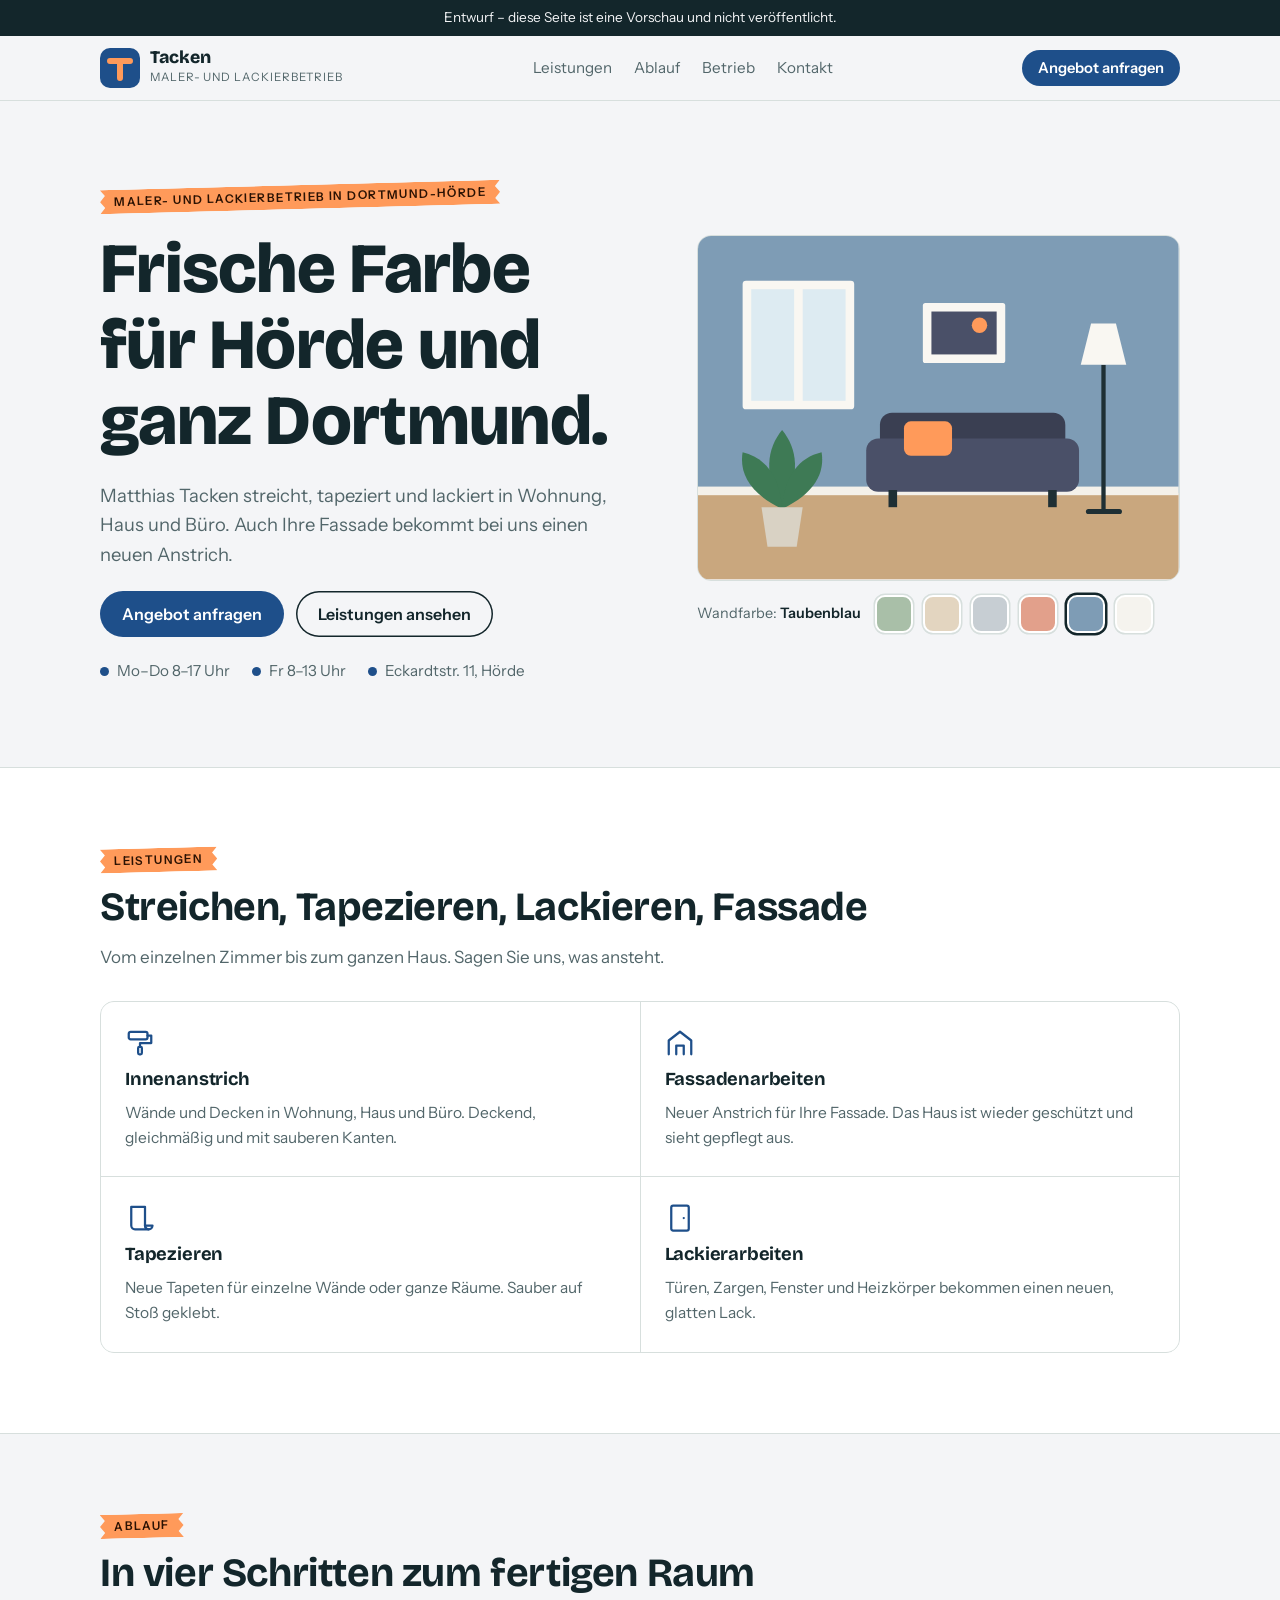
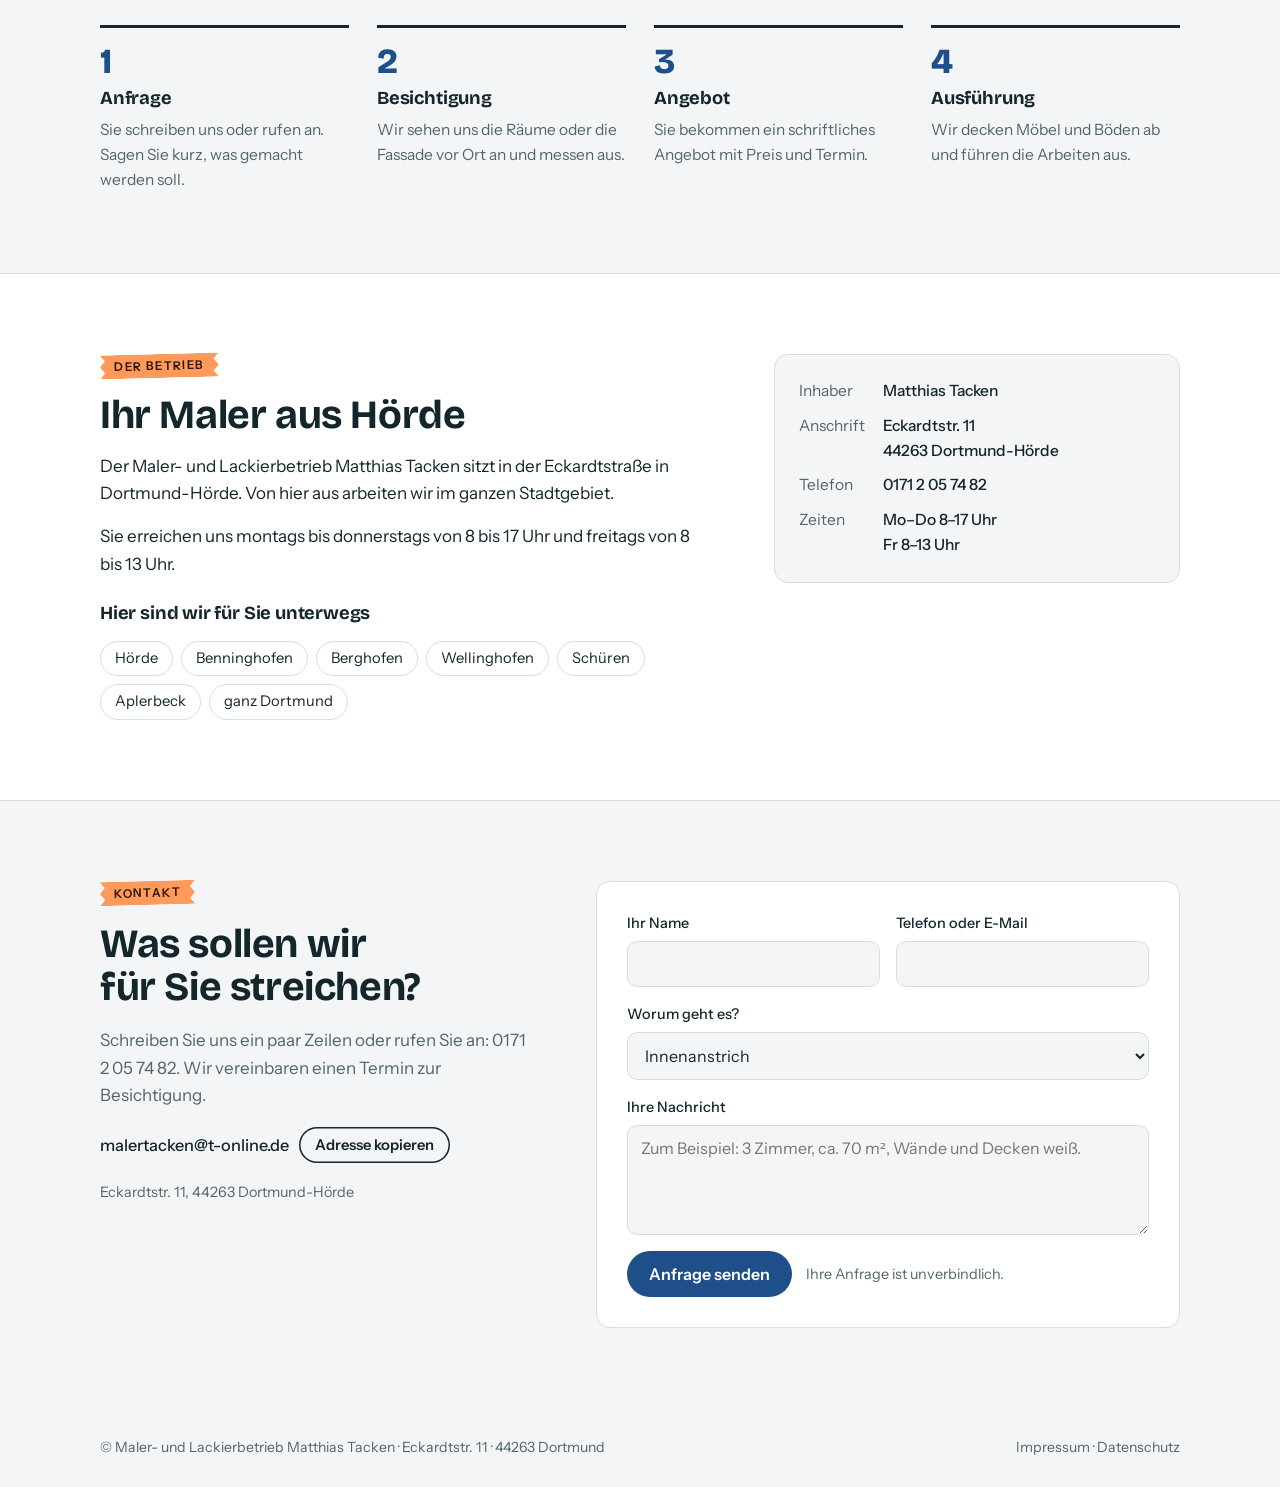
<file: websites/kunden/maler-tacken/index.html>
<!doctype html>
<html lang="de">
<head>
<meta charset="utf-8">
<meta name="viewport" content="width=device-width, initial-scale=1">
<meta name="robots" content="noindex">
<style>body{margin:0}img{max-width:100%}[hidden]{display:none!important}</style>
<title>Malerbetrieb Tacken</title>
<link rel="stylesheet" href="https://fonts.googleapis.com/css2?family=Bricolage+Grotesque:opsz,wght@12..96,500;12..96,700;12..96,800&family=Instrument+Sans:wght@400;500;600&display=swap">
<style>
/* Layout: ruhige Spalte, max. 1120px. Hero zweispaltig: Aussage links, Raum mit Farbfächer rechts.
   Abschnittsmarken sehen aus wie Streifen Malerkrepp. Fette Geste nur im Hero. */
:root{
  --bg:#F4F5F7; --surface:#FFFFFF; --ink:#13262B; --muted:#52666A; --line:#D7DFDD;
  --accent:#1E4F8A; --on-accent:#FFFFFF; --tape:#FF9A5A; --on-tape:#2B1203;
  --wall:#7E9CB5; --room-floor:#C9A77E; --room-board:#F4F1EA; --room-sofa:#3A3F52; --room-sofa2:#4A5068;
  --room-frame:#F9F7F2; --room-sky:#DDEBF2; --room-lamp:#1E2F34; --room-plant:#3E7A55; --room-pot:#D9D2C4;
  --display:"Bricolage Grotesque","Arial Narrow",system-ui,sans-serif;
  --body:"Instrument Sans",system-ui,-apple-system,"Segoe UI",sans-serif;
  --r:14px;
}
@media (prefers-color-scheme: dark){ :root:not([data-theme="light"]){
  --bg:#0E191C; --surface:#152429; --ink:#EAF1EF; --muted:#9BB0B0; --line:#25393E;
  --accent:#86B8F2; --on-accent:#0A1626; --tape:#FF9A5A; --on-tape:#2B1203; color-scheme:dark } }
:root[data-theme="dark"]{
  --bg:#0E191C; --surface:#152429; --ink:#EAF1EF; --muted:#9BB0B0; --line:#25393E;
  --accent:#86B8F2; --on-accent:#0A1626; --tape:#FF9A5A; --on-tape:#2B1203; color-scheme:dark }

*{box-sizing:border-box}
html{scroll-behavior:smooth}
body{background:var(--bg);color:var(--ink);font-family:var(--body);font-size:17px;line-height:1.6}
body::before{content:"";position:fixed;inset:0 0 auto;height:env(safe-area-inset-top,0px);z-index:10;background:var(--bg)}
.wrap{max-width:1120px;margin-inline:auto;padding-left:max(20px,env(safe-area-inset-left,0px));padding-right:max(20px,env(safe-area-inset-right,0px))}
h1,h2,h3{font-family:var(--display);line-height:1.08;margin:0;text-wrap:balance;letter-spacing:-0.01em}
h1{font-size:clamp(2.4rem,6.2vw,4.4rem);font-weight:800}
h2{font-size:clamp(1.7rem,3.6vw,2.5rem);font-weight:700}
h3{font-size:1.15rem;font-weight:700;line-height:1.25}
p{margin:0}
a{color:inherit}
:focus-visible{outline:3px solid var(--tape);outline-offset:3px;border-radius:6px}

/* Kopf */
.top{position:sticky;top:env(safe-area-inset-top,0px);z-index:9;background:var(--bg);border-bottom:1px solid var(--line)}
.top .wrap{display:flex;align-items:center;justify-content:space-between;gap:16px;padding-block:12px}
.logo{display:flex;align-items:center;gap:10px;text-decoration:none;min-width:0}
.logo svg{flex:none}
.logo b{font-family:var(--display);font-weight:800;font-size:1.1rem;line-height:1.05;display:block}
.logo small{display:block;color:var(--muted);font-size:.72rem;letter-spacing:.08em;text-transform:uppercase}
nav{display:flex;gap:22px;font-size:.95rem}
nav a{text-decoration:none;color:var(--muted)}
nav a:hover{color:var(--ink)}
.btn{display:inline-flex;align-items:center;justify-content:center;gap:8px;background:var(--accent);color:var(--on-accent);
  font:600 1rem var(--body);padding:13px 22px;border-radius:999px;border:0;text-decoration:none;cursor:pointer;white-space:nowrap}
.btn:hover{filter:brightness(1.08)}
.btn.ghost{background:transparent;color:var(--ink);box-shadow:inset 0 0 0 1.5px var(--ink)}
.btn.sm{padding:9px 16px;font-size:.92rem}
@media (max-width:760px){ nav{display:none} }

/* Malerkrepp-Marke */
.tape{display:inline-block;background:var(--tape);color:var(--on-tape);font:600 .74rem var(--body);letter-spacing:.12em;text-transform:uppercase;
  padding:5px 14px;transform:rotate(-1.5deg);
  clip-path:polygon(0 0,100% 0,calc(100% - 5px) 25%,100% 50%,calc(100% - 5px) 75%,100% 100%,0 100%,5px 75%,0 50%,5px 25%)}

/* Hero */
.hero .wrap{display:grid;grid-template-columns:1.05fr .95fr;gap:clamp(24px,5vw,64px);align-items:center;padding-block:clamp(36px,7vw,84px)}
.hero-text{display:flex;flex-direction:column;gap:22px;align-items:flex-start;min-width:0}
.hero-text .lead{font-size:1.15rem;color:var(--muted);max-width:34em}
.cta{display:flex;flex-wrap:wrap;gap:12px}
.facts{display:flex;flex-wrap:wrap;gap:8px 22px;list-style:none;padding:0;margin:0;font-size:.95rem;color:var(--muted)}
.facts li{display:flex;align-items:center;gap:8px}
.facts li::before{content:"";width:9px;height:9px;border-radius:50%;background:var(--accent);flex:none}
.room{min-width:0;display:flex;flex-direction:column;gap:14px}
.room svg{width:100%;height:auto;display:block;border-radius:var(--r);border:1px solid var(--line)}
#wall{transition:fill .5s ease}
@media (prefers-reduced-motion:reduce){ #wall{transition:none} html{scroll-behavior:auto} }
.fan{display:flex;flex-wrap:wrap;align-items:center;gap:10px}
.fan span{font-size:.9rem;color:var(--muted);margin-right:4px}
.fan span b{color:var(--ink);font-weight:600}
.chip{width:38px;height:38px;border-radius:10px;border:2px solid var(--surface);box-shadow:0 0 0 1.5px var(--line);cursor:pointer;padding:0}
.chip[aria-pressed="true"]{box-shadow:0 0 0 2.5px var(--ink)}
@media (max-width:860px){ .hero .wrap{grid-template-columns:1fr} }

/* Abschnitte */
section{scroll-margin-top:80px}
.sec .wrap{padding-block:clamp(40px,7vw,80px);display:flex;flex-direction:column;gap:30px}
.sec-head{display:flex;flex-direction:column;gap:14px;align-items:flex-start}
.sec-head p{color:var(--muted);max-width:40em}
.band{background:var(--surface);border-block:1px solid var(--line)}

.services{display:grid;grid-template-columns:repeat(2,1fr);gap:1px;background:var(--line);border:1px solid var(--line);border-radius:var(--r);overflow:hidden}
.services article{background:var(--surface);padding:26px 24px;display:flex;flex-direction:column;gap:10px;min-width:0}
.services svg{color:var(--accent)}
.services p{color:var(--muted);font-size:.97rem}
@media (max-width:860px){ .services{grid-template-columns:repeat(2,1fr)} }
@media (max-width:540px){ .services{grid-template-columns:1fr} }

.steps{list-style:none;margin:0;padding:0;display:grid;grid-template-columns:repeat(4,1fr);gap:28px;counter-reset:s}
.steps li{counter-increment:s;display:flex;flex-direction:column;gap:8px;border-top:3px solid var(--ink);padding-top:16px;min-width:0}
.steps li::before{content:counter(s);font:800 2.2rem/1 var(--display);color:var(--accent)}
.steps p{color:var(--muted);font-size:.97rem}
@media (max-width:860px){ .steps{grid-template-columns:repeat(2,1fr)} }
@media (max-width:480px){ .steps{grid-template-columns:1fr} }

.about{display:grid;grid-template-columns:1.2fr .8fr;gap:clamp(24px,5vw,64px);align-items:start}
.about > div{display:flex;flex-direction:column;gap:16px;min-width:0}
.about p{max-width:36em}
.card{background:var(--bg);border:1px solid var(--line);border-radius:var(--r);padding:24px}
dl{margin:0;display:grid;grid-template-columns:auto 1fr;gap:10px 18px;font-size:.97rem}
dt{color:var(--muted)} dd{margin:0;font-weight:500}
.towns{display:flex;flex-wrap:wrap;gap:8px;list-style:none;margin:0;padding:0}
.towns li{border:1px solid var(--line);border-radius:999px;padding:5px 14px;font-size:.92rem;background:var(--surface)}
@media (max-width:860px){ .about{grid-template-columns:1fr} }

.contact{display:grid;grid-template-columns:.85fr 1.15fr;gap:clamp(24px,5vw,64px);align-items:start}
.contact > div{display:flex;flex-direction:column;gap:18px;min-width:0}
.mailrow{display:flex;flex-wrap:wrap;align-items:center;gap:10px}
.mailrow code{font:500 1.02rem var(--body);user-select:all;overflow-wrap:anywhere}
form{display:grid;grid-template-columns:1fr 1fr;gap:16px;background:var(--surface);border:1px solid var(--line);border-radius:var(--r);padding:clamp(18px,3vw,30px);min-width:0}
label{display:flex;flex-direction:column;gap:6px;font-size:.9rem;font-weight:500;min-width:0}
label.full,form .full{grid-column:1/-1}
input,select,textarea{font:400 1rem var(--body);color:var(--ink);background:var(--bg);border:1px solid var(--line);border-radius:10px;padding:12px 13px;width:100%}
textarea{min-height:110px;resize:vertical}
.note{font-size:.9rem;color:var(--muted)}
#sent{background:var(--tape);color:var(--on-tape);border-radius:10px;padding:12px 14px;font-size:.95rem}
@media (max-width:860px){ .contact{grid-template-columns:1fr} }
@media (max-width:480px){ form{grid-template-columns:1fr} }

footer .wrap{padding-block:28px;display:flex;flex-wrap:wrap;justify-content:space-between;gap:12px;font-size:.88rem;color:var(--muted)}
.draft{background:var(--ink);color:var(--bg);font-size:.85rem;text-align:center}.draft .wrap{padding-block:7px}
</style>
</head>
<body>

<div class="draft"><div class="wrap">Entwurf – diese Seite ist eine Vorschau und nicht veröffentlicht.</div></div>
<header class="top">
  <div class="wrap">
    <a class="logo" href="#start" aria-label="Malerbetrieb Tacken, Startseite">
      <svg width="40" height="40" viewBox="0 0 40 40" aria-hidden="true">
        <rect width="40" height="40" rx="10" fill="var(--accent)"/>
        <path d="M10 13h20M20 13v17" fill="none" stroke="var(--tape)" stroke-width="6" stroke-linecap="round"/>
      </svg>
      <span><b>Tacken</b><small>Maler- und Lackierbetrieb</small></span>
    </a>
    <nav aria-label="Seitenbereiche">
      <a href="#leistungen">Leistungen</a><a href="#ablauf">Ablauf</a><a href="#betrieb">Betrieb</a><a href="#kontakt">Kontakt</a>
    </nav>
    <a class="btn sm" href="#kontakt">Angebot anfragen</a>
  </div>
</header>

<main id="start">
<section class="hero">
  <div class="wrap">
    <div class="hero-text">
      <span class="tape">Maler- und Lackierbetrieb in Dortmund-Hörde</span>
      <h1>Frische Farbe für Hörde und ganz Dortmund.</h1>
      <p class="lead">Matthias Tacken streicht, tapeziert und lackiert in Wohnung, Haus und Büro. Auch Ihre Fassade bekommt bei uns einen neuen Anstrich.</p>
      <div class="cta">
        <a class="btn" href="#kontakt">Angebot anfragen</a>
        <a class="btn ghost" href="#leistungen">Leistungen ansehen</a>
      </div>
      <ul class="facts">
        <li>Mo–Do 8–17 Uhr</li><li>Fr 8–13 Uhr</li><li>Eckardtstr. 11, Hörde</li>
      </ul>
    </div>

    <div class="room">
      <svg viewBox="0 0 560 400" role="img" aria-label="Zimmer mit Sofa. Die Wandfarbe wechselt mit der Auswahl darunter.">
        <rect id="wall" x="0" y="0" width="560" height="300" fill="var(--wall)"/>
        <rect x="0" y="300" width="560" height="100" fill="var(--room-floor)"/>
        <rect x="0" y="292" width="560" height="10" fill="var(--room-board)"/>
        <!-- Fenster -->
        <rect x="52" y="52" width="130" height="150" rx="4" fill="var(--room-frame)"/>
        <rect x="62" y="62" width="50" height="130" fill="var(--room-sky)"/>
        <rect x="122" y="62" width="50" height="130" fill="var(--room-sky)"/>
        <!-- Bild -->
        <rect x="262" y="78" width="96" height="70" rx="3" fill="var(--room-frame)"/>
        <rect x="272" y="88" width="76" height="50" fill="var(--room-sofa2)"/>
        <circle cx="328" cy="104" r="9" fill="var(--tape)"/>
        <!-- Stehlampe -->
        <rect x="470" y="150" width="5" height="170" fill="var(--room-lamp)"/>
        <path d="M446 150h53l-12-48h-29z" fill="var(--room-frame)"/>
        <rect x="452" y="318" width="42" height="6" rx="3" fill="var(--room-lamp)"/>
        <!-- Sofa -->
        <rect x="212" y="206" width="216" height="70" rx="14" fill="var(--room-sofa)"/>
        <rect x="196" y="236" width="248" height="62" rx="14" fill="var(--room-sofa2)"/>
        <rect x="222" y="296" width="10" height="20" fill="var(--room-lamp)"/>
        <rect x="408" y="296" width="10" height="20" fill="var(--room-lamp)"/>
        <rect x="240" y="216" width="56" height="40" rx="8" fill="var(--tape)"/>
        <!-- Pflanze -->
        <path d="M98 318c-22-40-18-70 0-92 18 22 22 52 0 92z" fill="var(--room-plant)"/>
        <path d="M98 318c-38-18-50-42-46-66 26 6 44 28 46 66z" fill="var(--room-plant)"/>
        <path d="M98 318c38-18 50-42 46-66-26 6-44 28-46 66z" fill="var(--room-plant)"/>
        <path d="M74 316h48l-7 46H81z" fill="var(--room-pot)"/>
      </svg>
      <div class="fan" role="group" aria-label="Wandfarbe ausprobieren">
        <span>Wandfarbe: <b id="wallname">Taubenblau</b></span>
        <button class="chip" type="button" style="background:#A9BFA8" data-c="#A9BFA8" data-n="Salbei" aria-pressed="false" aria-label="Salbei"></button>
        <button class="chip" type="button" style="background:#E3D5C0" data-c="#E3D5C0" data-n="Sandstein" aria-pressed="false" aria-label="Sandstein"></button>
        <button class="chip" type="button" style="background:#C7CED3" data-c="#C7CED3" data-n="Nebelgrau" aria-pressed="false" aria-label="Nebelgrau"></button>
        <button class="chip" type="button" style="background:#E2A08B" data-c="#E2A08B" data-n="Koralle" aria-pressed="false" aria-label="Koralle"></button>
        <button class="chip" type="button" style="background:#7E9CB5" data-c="#7E9CB5" data-n="Taubenblau" aria-pressed="true" aria-label="Taubenblau"></button>
        <button class="chip" type="button" style="background:#F5F3EE" data-c="#F5F3EE" data-n="Altweiß" aria-pressed="false" aria-label="Altweiß"></button>
      </div>
    </div>
  </div>
</section>

<section class="sec band" id="leistungen">
  <div class="wrap">
    <div class="sec-head">
      <span class="tape">Leistungen</span>
      <h2>Streichen, Tapezieren, Lackieren, Fassade</h2>
      <p>Vom einzelnen Zimmer bis zum ganzen Haus. Sagen Sie uns, was ansteht.</p>
    </div>
    <div class="services">
      <article>
        <svg width="30" height="30" viewBox="0 0 24 24" fill="none" stroke="currentColor" stroke-width="1.8" stroke-linecap="round" stroke-linejoin="round" aria-hidden="true"><rect x="3" y="3" width="15" height="6" rx="1.5"/><path d="M18 6h3v6h-9v3"/><rect x="10.5" y="15" width="3" height="6" rx="1"/></svg>
        <h3>Innenanstrich</h3><p>Wände und Decken in Wohnung, Haus und Büro. Deckend, gleichmäßig und mit sauberen Kanten.</p>
      </article>
      <article>
        <svg width="30" height="30" viewBox="0 0 24 24" fill="none" stroke="currentColor" stroke-width="1.8" stroke-linecap="round" stroke-linejoin="round" aria-hidden="true"><path d="M3 21V10l9-7 9 7v11"/><path d="M9 21v-7h6v7"/></svg>
        <h3>Fassadenarbeiten</h3><p>Neuer Anstrich für Ihre Fassade. Das Haus ist wieder geschützt und sieht gepflegt aus.</p>
      </article>
      <article>
        <svg width="30" height="30" viewBox="0 0 24 24" fill="none" stroke="currentColor" stroke-width="1.8" stroke-linecap="round" stroke-linejoin="round" aria-hidden="true"><path d="M5 3h11v15a3 3 0 0 0 3 3H8a3 3 0 0 1-3-3z"/><path d="M16 18a3 3 0 0 0 3 3 3 3 0 0 0 3-3h-6"/></svg>
        <h3>Tapezieren</h3><p>Neue Tapeten für einzelne Wände oder ganze Räume. Sauber auf Stoß geklebt.</p>
      </article>
      <article>
        <svg width="30" height="30" viewBox="0 0 24 24" fill="none" stroke="currentColor" stroke-width="1.8" stroke-linecap="round" stroke-linejoin="round" aria-hidden="true"><rect x="5" y="2" width="14" height="20" rx="1.5"/><path d="M15 12h.01"/></svg>
        <h3>Lackierarbeiten</h3><p>Türen, Zargen, Fenster und Heizkörper bekommen einen neuen, glatten Lack.</p>
      </article>
    </div>
  </div>
</section>

<section class="sec" id="ablauf">
  <div class="wrap">
    <div class="sec-head">
      <span class="tape">Ablauf</span>
      <h2>In vier Schritten zum fertigen Raum</h2>
    </div>
    <ol class="steps">
      <li><h3>Anfrage</h3><p>Sie schreiben uns oder rufen an. Sagen Sie kurz, was gemacht werden soll.</p></li>
      <li><h3>Besichtigung</h3><p>Wir sehen uns die Räume oder die Fassade vor Ort an und messen aus.</p></li>
      <li><h3>Angebot</h3><p>Sie bekommen ein schriftliches Angebot mit Preis und Termin.</p></li>
      <li><h3>Ausführung</h3><p>Wir decken Möbel und Böden ab und führen die Arbeiten aus.</p></li>
    </ol>
  </div>
</section>

<section class="sec band" id="betrieb">
  <div class="wrap">
    <div class="about">
      <div>
        <span class="tape" style="align-self:flex-start">Der Betrieb</span>
        <h2>Ihr Maler aus Hörde</h2>
        <p>Der Maler- und Lackierbetrieb Matthias Tacken sitzt in der Eckardtstraße in Dortmund-Hörde. Von hier aus arbeiten wir im ganzen Stadtgebiet.</p>
        <p>Sie erreichen uns montags bis donnerstags von 8 bis 17 Uhr und freitags von 8 bis 13 Uhr.</p>
        <h3 style="margin-top:8px">Hier sind wir für Sie unterwegs</h3>
        <ul class="towns">
          <li>Hörde</li><li>Benninghofen</li><li>Berghofen</li><li>Wellinghofen</li><li>Schüren</li><li>Aplerbeck</li><li>ganz Dortmund</li>
        </ul>
      </div>
      <div class="card">
        <dl>
          <dt>Inhaber</dt><dd>Matthias Tacken</dd>
          <dt>Anschrift</dt><dd>Eckardtstr. 11<br>44263 Dortmund-Hörde</dd>
          <dt>Telefon</dt><dd>0171 2 05 74 82</dd>
          <dt>Zeiten</dt><dd>Mo–Do 8–17 Uhr<br>Fr 8–13 Uhr</dd>
        </dl>
      </div>
    </div>
  </div>
</section>

<section class="sec" id="kontakt">
  <div class="wrap">
    <div class="contact">
      <div>
        <span class="tape" style="align-self:flex-start">Kontakt</span>
        <h2>Was sollen wir für Sie streichen?</h2>
        <p style="color:var(--muted)">Schreiben Sie uns ein paar Zeilen oder rufen Sie an: 0171 2 05 74 82. Wir vereinbaren einen Termin zur Besichtigung.</p>
        <div class="mailrow">
          <code id="mail">malertacken@t-online.de</code>
          <button class="btn ghost sm" type="button" id="copy">Adresse kopieren</button>
        </div>
        <p class="note">Eckardtstr. 11, 44263 Dortmund-Hörde</p>
      </div>
      <form id="form" novalidate>
        <label>Ihr Name<input id="f-name" name="name" autocomplete="name" required></label>
        <label>Telefon oder E-Mail<input id="f-contact" name="contact" required></label>
        <label class="full">Worum geht es?
          <select id="f-topic" name="topic">
            <option>Innenanstrich</option><option>Fassadenarbeiten</option><option>Tapezieren</option>
            <option>Lackierarbeiten</option><option>Etwas anderes</option>
          </select>
        </label>
        <label class="full">Ihre Nachricht<textarea id="f-msg" name="msg" placeholder="Zum Beispiel: 3 Zimmer, ca. 70 m², Wände und Decken weiß."></textarea></label>
        <div class="full" style="display:flex;flex-wrap:wrap;align-items:center;gap:14px">
          <button class="btn" type="submit">Anfrage senden</button>
          <span class="note">Ihre Anfrage ist unverbindlich.</span>
        </div>
        <p class="full" id="sent" hidden></p>
      </form>
    </div>
  </div>
</section>
</main>

<footer>
  <div class="wrap">
    <span>© Maler- und Lackierbetrieb Matthias Tacken · Eckardtstr. 11 · 44263 Dortmund</span>
    <span>Impressum · Datenschutz</span>
  </div>
</footer>

<script>
(function(){
  var wall=document.getElementById('wall'), name=document.getElementById('wallname');
  var chips=[].slice.call(document.querySelectorAll('.chip'));
  chips.forEach(function(c){ c.addEventListener('click',function(){
    chips.forEach(function(x){x.setAttribute('aria-pressed','false')});
    c.setAttribute('aria-pressed','true');
    wall.style.fill=c.dataset.c; name.textContent=c.dataset.n;
  });});

  var copy=document.getElementById('copy'), mail=document.getElementById('mail');
  copy.addEventListener('click',function(){
    var done=function(){copy.textContent='Kopiert';setTimeout(function(){copy.textContent='Adresse kopieren'},1800)};
    var sel=function(){var r=document.createRange();r.selectNodeContents(mail);var s=getSelection();s.removeAllRanges();s.addRange(r)};
    try{ navigator.clipboard.writeText(mail.textContent).then(done,sel) }catch(e){ sel() }
  });

  var form=document.getElementById('form'), sent=document.getElementById('sent');
  form.addEventListener('submit',function(e){
    e.preventDefault();
    var n=document.getElementById('f-name'), k=document.getElementById('f-contact');
    if(!n.value.trim()||!k.value.trim()){
      sent.textContent='Bitte tragen Sie Ihren Namen und eine Telefonnummer oder E-Mail-Adresse ein.';
      sent.hidden=false; (n.value.trim()?k:n).focus(); return;
    }
    sent.textContent='Vorschau: Auf der fertigen Seite geht diese Anfrage direkt an das Postfach des Betriebs.';
    sent.hidden=false;
  });
})();
</script>
</body>
</html>
</file>
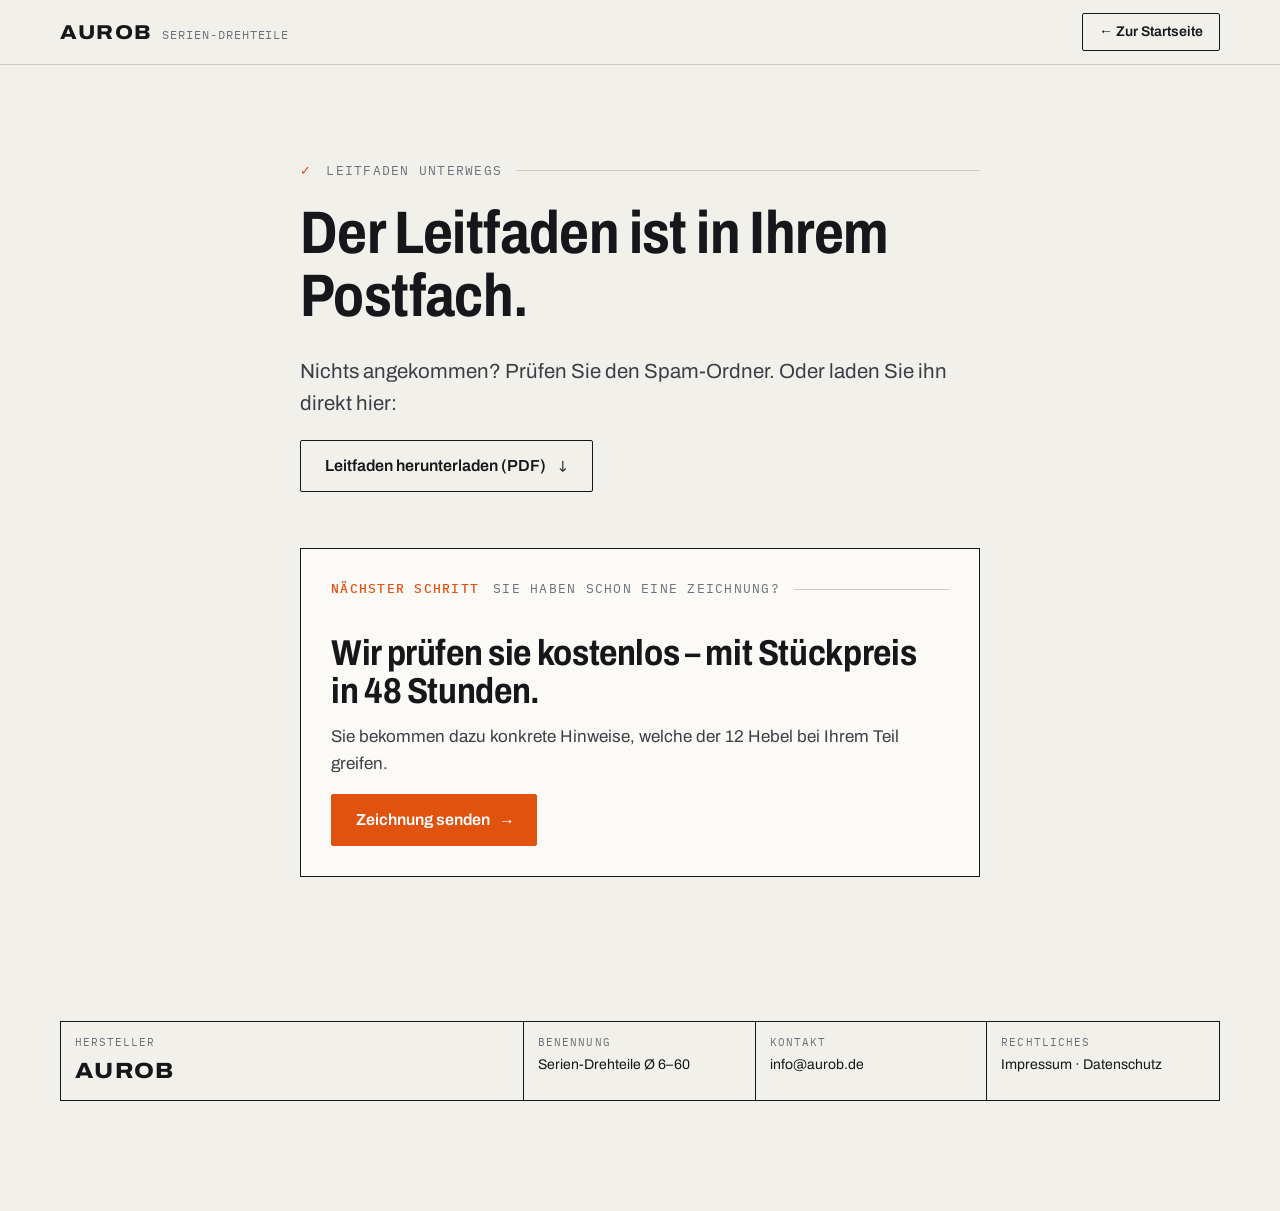
<file: landingpages/serienteile-cnc-drehen.de/danke-leitfaden.html>
<!doctype html>
<html lang="de">
<head>
<meta charset="utf-8">
<meta name="viewport" content="width=device-width, initial-scale=1">
<title>Leitfaden unterwegs · AUROB Serien-Drehteile</title>
<meta name="robots" content="noindex, follow">
<link rel="icon" href="assets/img/favicon.svg" type="image/svg+xml">
<link rel="stylesheet" href="assets/css/style.css">
</head>
<body>
<header class="top"><div class="wrap">
  <a class="brand" href="./"><b>AUROB</b><span>Serien-Drehteile</span></a>
  <nav><a class="btn btn--sm btn--ghost" href="./">← Zur Startseite</a></nav>
</div></header>
<main class="page"><div class="wrap narrow">

<p class="kicker"><b>✓</b> Leitfaden unterwegs</p>
<h1>Der Leitfaden ist in Ihrem Postfach.</h1>
<p class="lead">Nichts angekommen? Prüfen Sie den Spam-Ordner. Oder laden Sie ihn direkt hier:</p>
<p><a class="btn btn--ghost" href="leitfaden/AUROB-Leitfaden-Drehteile-guenstiger-konstruieren.pdf" download>Leitfaden herunterladen (PDF) <span class="arr">↓</span></a></p>
<div style="margin-top:56px;padding:30px;border:1.5px solid var(--ink);background:#fbfaf7">
  <p class="kicker" style="margin-bottom:12px"><b>Nächster Schritt</b> Sie haben schon eine Zeichnung?</p>
  <h2 style="font-size:clamp(26px,3vw,36px);font-variation-settings:'wdth' 85;margin-bottom:14px">Wir prüfen sie kostenlos – mit Stückpreis in 48 Stunden.</h2>
  <p style="color:var(--ink-2)">Sie bekommen dazu konkrete Hinweise, welche der 12 Hebel bei Ihrem Teil greifen.</p>
  <a class="btn btn--signal" href="./#anfrage">Zeichnung senden <span class="arr">→</span></a>
</div>

</div></main>
<footer><div class="wrap">
  <div class="titleblock">
    <div><span class="k">Hersteller</span><span class="brand-l">AUROB</span></div>
    <div><span class="k">Benennung</span>Serien-Drehteile Ø 6–60</div>
    <div><span class="k">Kontakt</span><a href="mailto:info@aurob.de">info@aurob.de</a></div>
    <div><span class="k">Rechtliches</span><a href="impressum.html">Impressum</a> · <a href="datenschutz.html">Datenschutz</a></div>
  </div>
</div></footer>
</body>
</html>
</file>
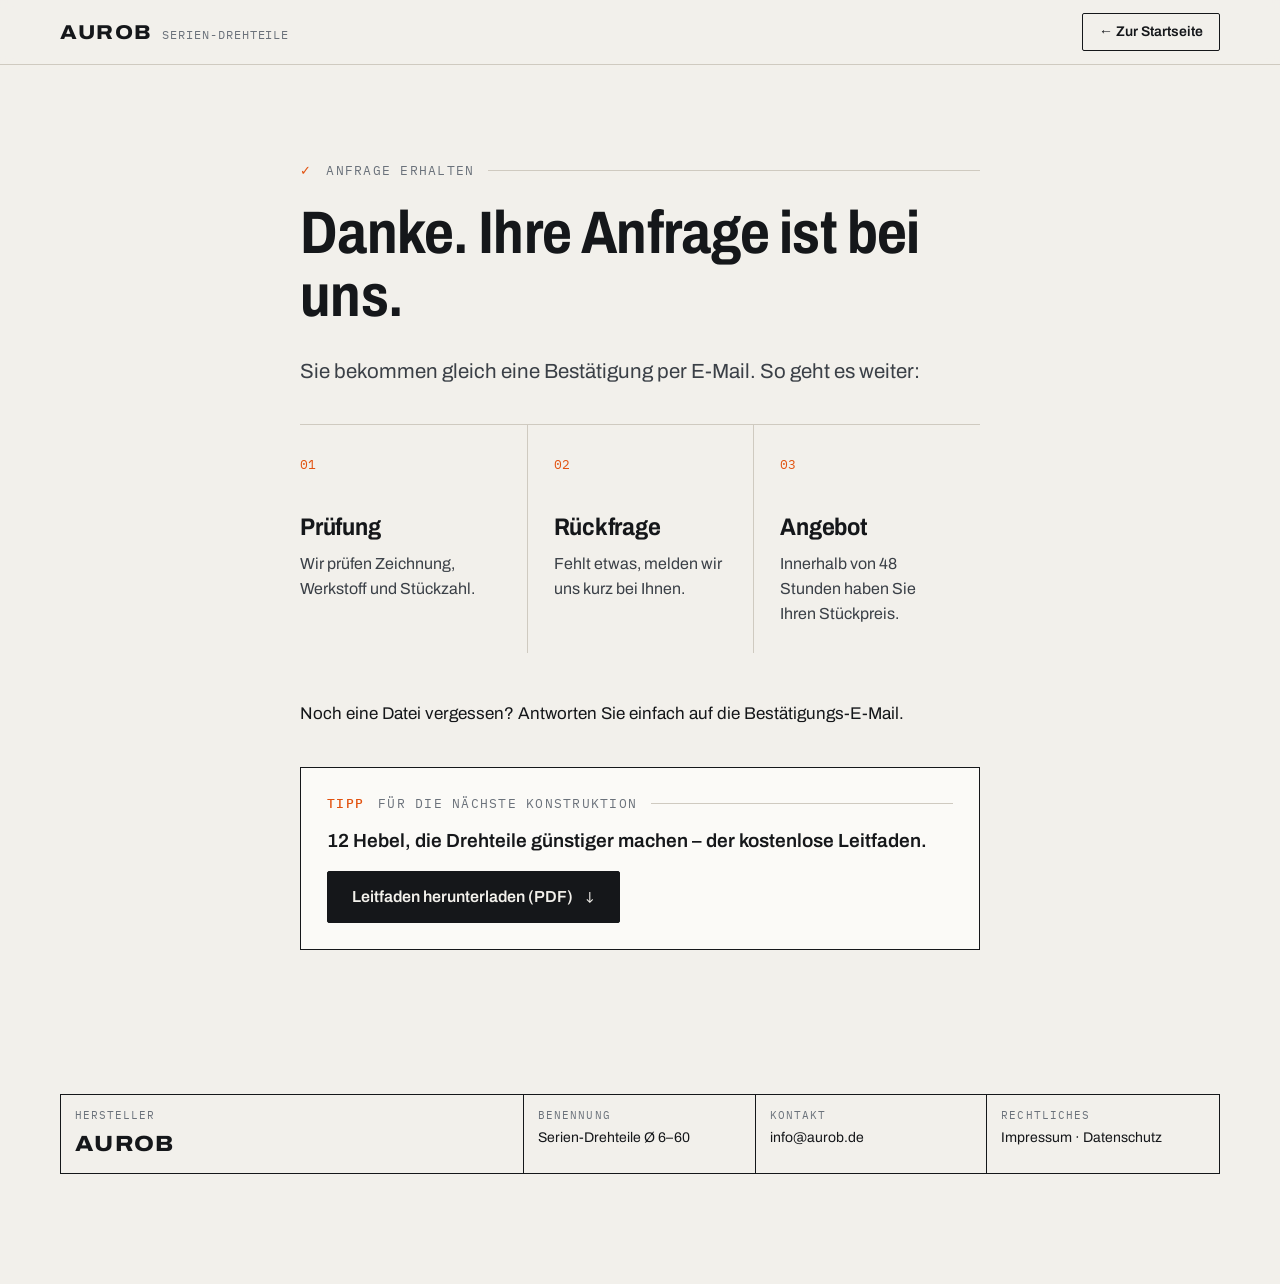
<file: landingpages/serienteile-cnc-drehen.de/danke.html>
<!doctype html>
<html lang="de">
<head>
<meta charset="utf-8">
<meta name="viewport" content="width=device-width, initial-scale=1">
<title>Anfrage erhalten · AUROB Serien-Drehteile</title>
<meta name="robots" content="noindex, follow">
<link rel="icon" href="assets/img/favicon.svg" type="image/svg+xml">
<link rel="stylesheet" href="assets/css/style.css">
</head>
<body>
<header class="top"><div class="wrap">
  <a class="brand" href="./"><b>AUROB</b><span>Serien-Drehteile</span></a>
  <nav><a class="btn btn--sm btn--ghost" href="./">← Zur Startseite</a></nav>
</div></header>
<main class="page"><div class="wrap narrow">

<p class="kicker"><b>✓</b> Anfrage erhalten</p>
<h1>Danke. Ihre Anfrage ist bei uns.</h1>
<p class="lead">Sie bekommen gleich eine Bestätigung per E-Mail. So geht es weiter:</p>
<div class="steps" style="border-top-color:var(--rule);grid-template-columns:repeat(3,1fr);margin-top:36px">
  <div class="step"><span class="n">01</span><h3>Prüfung</h3><p style="color:var(--ink-2)">Wir prüfen Zeichnung, Werkstoff und Stückzahl.</p></div>
  <div class="step" style="border-left-color:var(--rule)"><span class="n">02</span><h3>Rückfrage</h3><p style="color:var(--ink-2)">Fehlt etwas, melden wir uns kurz bei Ihnen.</p></div>
  <div class="step" style="border-left-color:var(--rule)"><span class="n">03</span><h3>Angebot</h3><p style="color:var(--ink-2)">Innerhalb von 48 Stunden haben Sie Ihren Stückpreis.</p></div>
</div>
<p style="margin-top:48px">Noch eine Datei vergessen? Antworten Sie einfach auf die Bestätigungs-E-Mail.</p>
<div style="margin-top:40px;padding:26px;border:1.5px solid var(--ink);background:#fbfaf7">
  <p class="kicker" style="margin-bottom:12px"><b>Tipp</b> Für die nächste Konstruktion</p>
  <p style="font-size:19px;font-weight:600;margin-bottom:16px">12 Hebel, die Drehteile günstiger machen – der kostenlose Leitfaden.</p>
  <a class="btn" href="leitfaden/AUROB-Leitfaden-Drehteile-guenstiger-konstruieren.pdf" download>Leitfaden herunterladen (PDF) <span class="arr">↓</span></a>
</div>

</div></main>
<footer><div class="wrap">
  <div class="titleblock">
    <div><span class="k">Hersteller</span><span class="brand-l">AUROB</span></div>
    <div><span class="k">Benennung</span>Serien-Drehteile Ø 6–60</div>
    <div><span class="k">Kontakt</span><a href="mailto:info@aurob.de">info@aurob.de</a></div>
    <div><span class="k">Rechtliches</span><a href="impressum.html">Impressum</a> · <a href="datenschutz.html">Datenschutz</a></div>
  </div>
</div></footer>
</body>
</html>
</file>
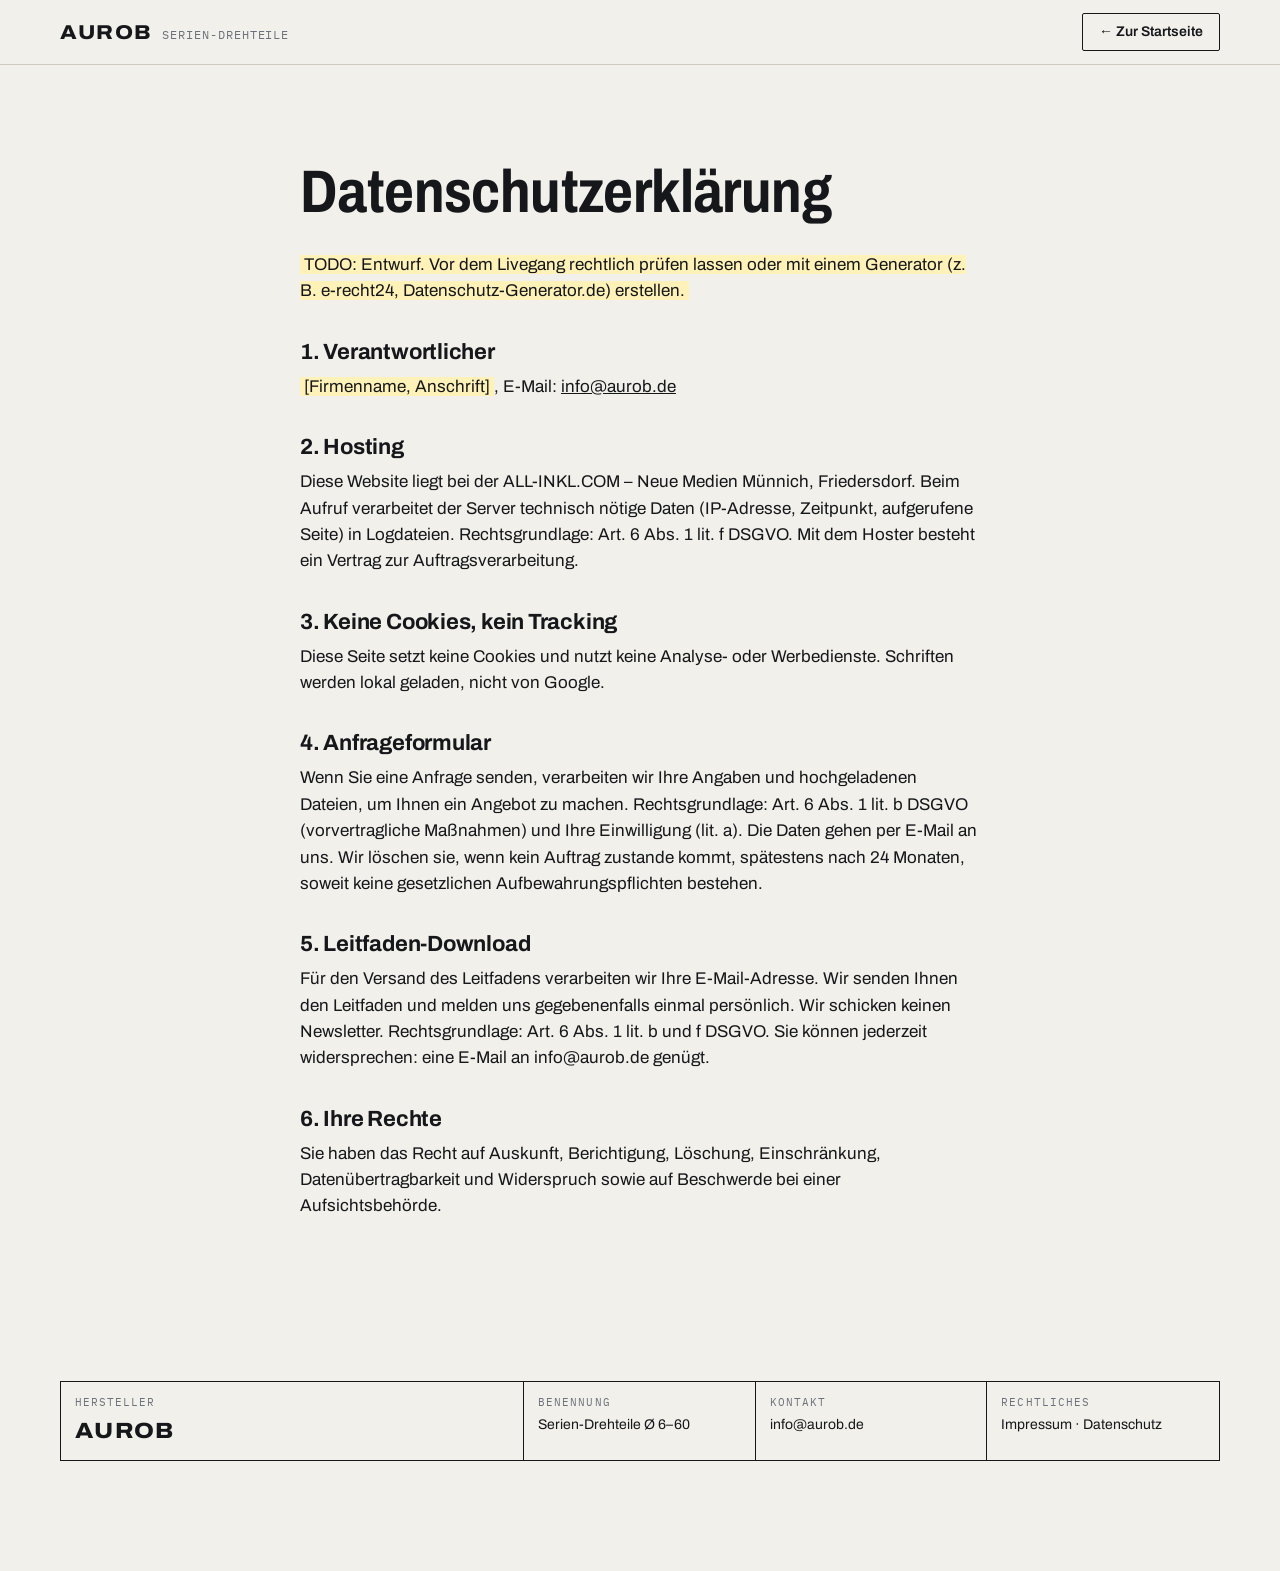
<file: landingpages/serienteile-cnc-drehen.de/datenschutz.html>
<!doctype html>
<html lang="de">
<head>
<meta charset="utf-8">
<meta name="viewport" content="width=device-width, initial-scale=1">
<title>Datenschutz · AUROB Serien-Drehteile</title>
<meta name="robots" content="noindex, follow">
<link rel="icon" href="assets/img/favicon.svg" type="image/svg+xml">
<link rel="stylesheet" href="assets/css/style.css">
</head>
<body>
<header class="top"><div class="wrap">
  <a class="brand" href="./"><b>AUROB</b><span>Serien-Drehteile</span></a>
  <nav><a class="btn btn--sm btn--ghost" href="./">← Zur Startseite</a></nav>
</div></header>
<main class="page"><div class="wrap narrow">

<h1>Datenschutzerklärung</h1>
<p><span class="todo">TODO: Entwurf. Vor dem Livegang rechtlich prüfen lassen oder mit einem Generator (z. B. e-recht24, Datenschutz-Generator.de) erstellen.</span></p>
<h2>1. Verantwortlicher</h2>
<p><span class="todo">[Firmenname, Anschrift]</span>, E-Mail: <a href="mailto:info@aurob.de">info@aurob.de</a></p>
<h2>2. Hosting</h2>
<p>Diese Website liegt bei der ALL-INKL.COM – Neue Medien Münnich, Friedersdorf. Beim Aufruf verarbeitet der Server technisch nötige Daten (IP-Adresse, Zeitpunkt, aufgerufene Seite) in Logdateien. Rechtsgrundlage: Art. 6 Abs. 1 lit. f DSGVO. Mit dem Hoster besteht ein Vertrag zur Auftragsverarbeitung.</p>
<h2>3. Keine Cookies, kein Tracking</h2>
<p>Diese Seite setzt keine Cookies und nutzt keine Analyse- oder Werbedienste. Schriften werden lokal geladen, nicht von Google.</p>
<h2>4. Anfrageformular</h2>
<p>Wenn Sie eine Anfrage senden, verarbeiten wir Ihre Angaben und hochgeladenen Dateien, um Ihnen ein Angebot zu machen. Rechtsgrundlage: Art. 6 Abs. 1 lit. b DSGVO (vorvertragliche Maßnahmen) und Ihre Einwilligung (lit. a). Die Daten gehen per E-Mail an uns. Wir löschen sie, wenn kein Auftrag zustande kommt, spätestens nach 24 Monaten, soweit keine gesetzlichen Aufbewahrungspflichten bestehen.</p>
<h2>5. Leitfaden-Download</h2>
<p>Für den Versand des Leitfadens verarbeiten wir Ihre E-Mail-Adresse. Wir senden Ihnen den Leitfaden und melden uns gegebenenfalls einmal persönlich. Wir schicken keinen Newsletter. Rechtsgrundlage: Art. 6 Abs. 1 lit. b und f DSGVO. Sie können jederzeit widersprechen: eine E-Mail an info@aurob.de genügt.</p>
<h2>6. Ihre Rechte</h2>
<p>Sie haben das Recht auf Auskunft, Berichtigung, Löschung, Einschränkung, Datenübertragbarkeit und Widerspruch sowie auf Beschwerde bei einer Aufsichtsbehörde.</p>

</div></main>
<footer><div class="wrap">
  <div class="titleblock">
    <div><span class="k">Hersteller</span><span class="brand-l">AUROB</span></div>
    <div><span class="k">Benennung</span>Serien-Drehteile Ø 6–60</div>
    <div><span class="k">Kontakt</span><a href="mailto:info@aurob.de">info@aurob.de</a></div>
    <div><span class="k">Rechtliches</span><a href="impressum.html">Impressum</a> · <a href="datenschutz.html">Datenschutz</a></div>
  </div>
</div></footer>
</body>
</html>
</file>
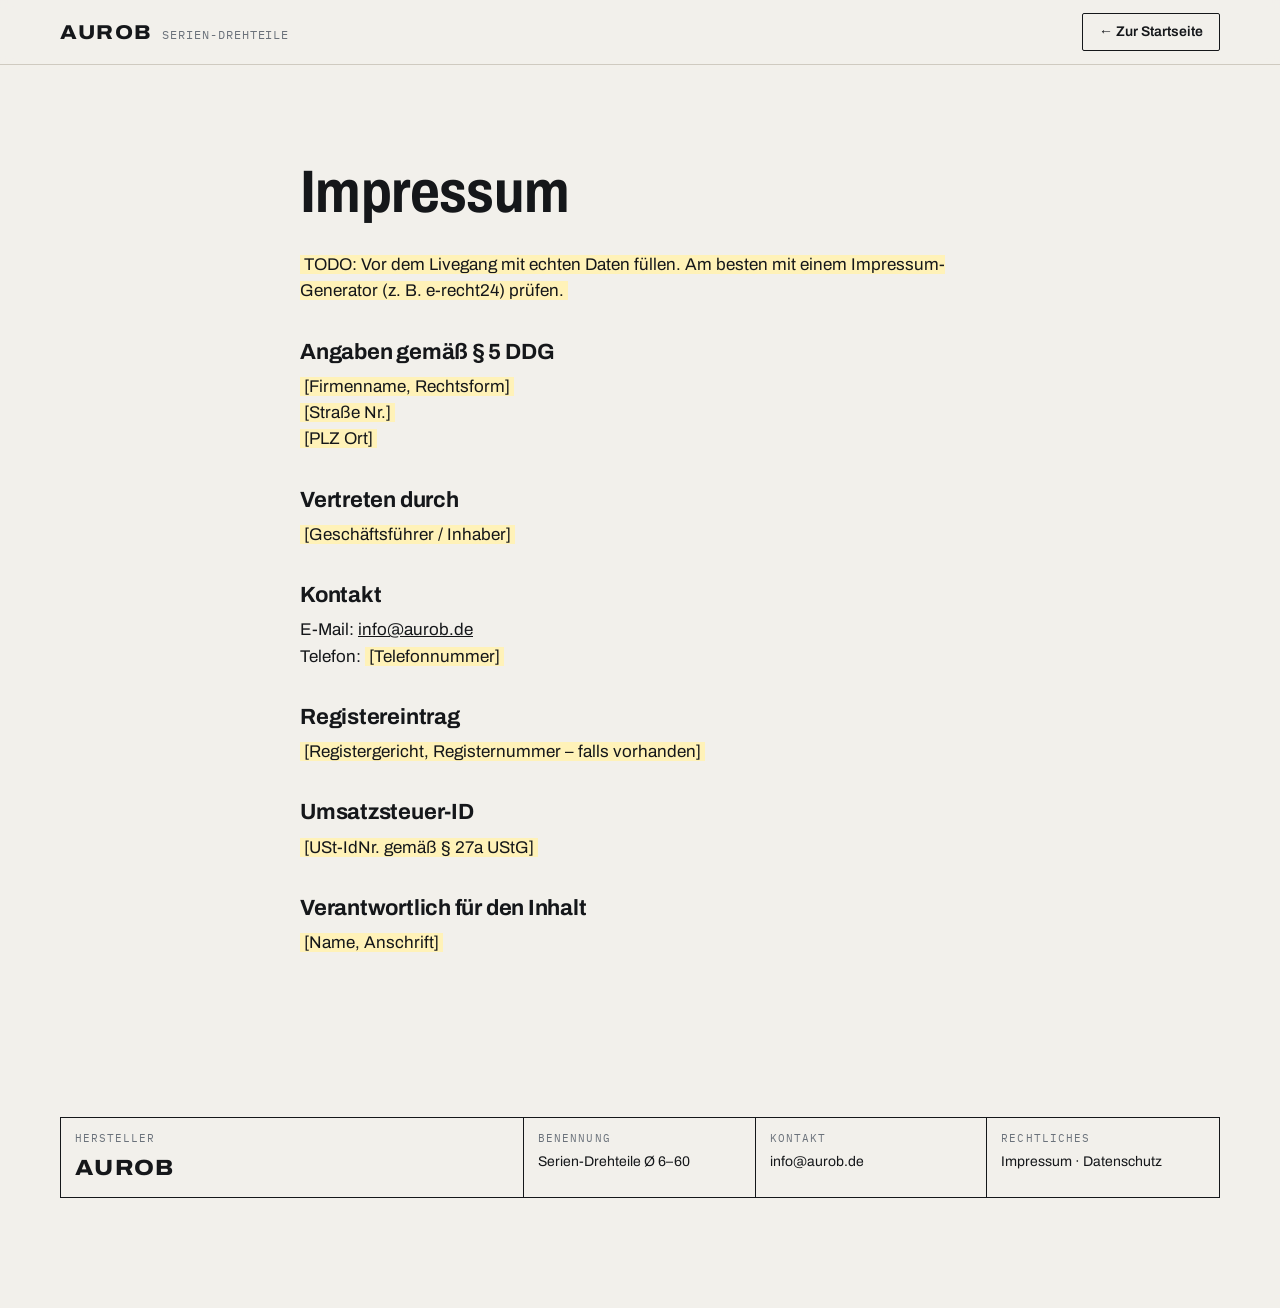
<file: landingpages/serienteile-cnc-drehen.de/impressum.html>
<!doctype html>
<html lang="de">
<head>
<meta charset="utf-8">
<meta name="viewport" content="width=device-width, initial-scale=1">
<title>Impressum · AUROB Serien-Drehteile</title>
<meta name="robots" content="noindex, follow">
<link rel="icon" href="assets/img/favicon.svg" type="image/svg+xml">
<link rel="stylesheet" href="assets/css/style.css">
</head>
<body>
<header class="top"><div class="wrap">
  <a class="brand" href="./"><b>AUROB</b><span>Serien-Drehteile</span></a>
  <nav><a class="btn btn--sm btn--ghost" href="./">← Zur Startseite</a></nav>
</div></header>
<main class="page"><div class="wrap narrow">

<h1>Impressum</h1>
<p><span class="todo">TODO: Vor dem Livegang mit echten Daten füllen. Am besten mit einem Impressum-Generator (z. B. e-recht24) prüfen.</span></p>
<h2>Angaben gemäß § 5 DDG</h2>
<p><span class="todo">[Firmenname, Rechtsform]</span><br><span class="todo">[Straße Nr.]</span><br><span class="todo">[PLZ Ort]</span></p>
<h2>Vertreten durch</h2>
<p><span class="todo">[Geschäftsführer / Inhaber]</span></p>
<h2>Kontakt</h2>
<p>E-Mail: <a href="mailto:info@aurob.de">info@aurob.de</a><br>Telefon: <span class="todo">[Telefonnummer]</span></p>
<h2>Registereintrag</h2>
<p><span class="todo">[Registergericht, Registernummer – falls vorhanden]</span></p>
<h2>Umsatzsteuer-ID</h2>
<p><span class="todo">[USt-IdNr. gemäß § 27a UStG]</span></p>
<h2>Verantwortlich für den Inhalt</h2>
<p><span class="todo">[Name, Anschrift]</span></p>

</div></main>
<footer><div class="wrap">
  <div class="titleblock">
    <div><span class="k">Hersteller</span><span class="brand-l">AUROB</span></div>
    <div><span class="k">Benennung</span>Serien-Drehteile Ø 6–60</div>
    <div><span class="k">Kontakt</span><a href="mailto:info@aurob.de">info@aurob.de</a></div>
    <div><span class="k">Rechtliches</span><a href="impressum.html">Impressum</a> · <a href="datenschutz.html">Datenschutz</a></div>
  </div>
</div></footer>
</body>
</html>
</file>
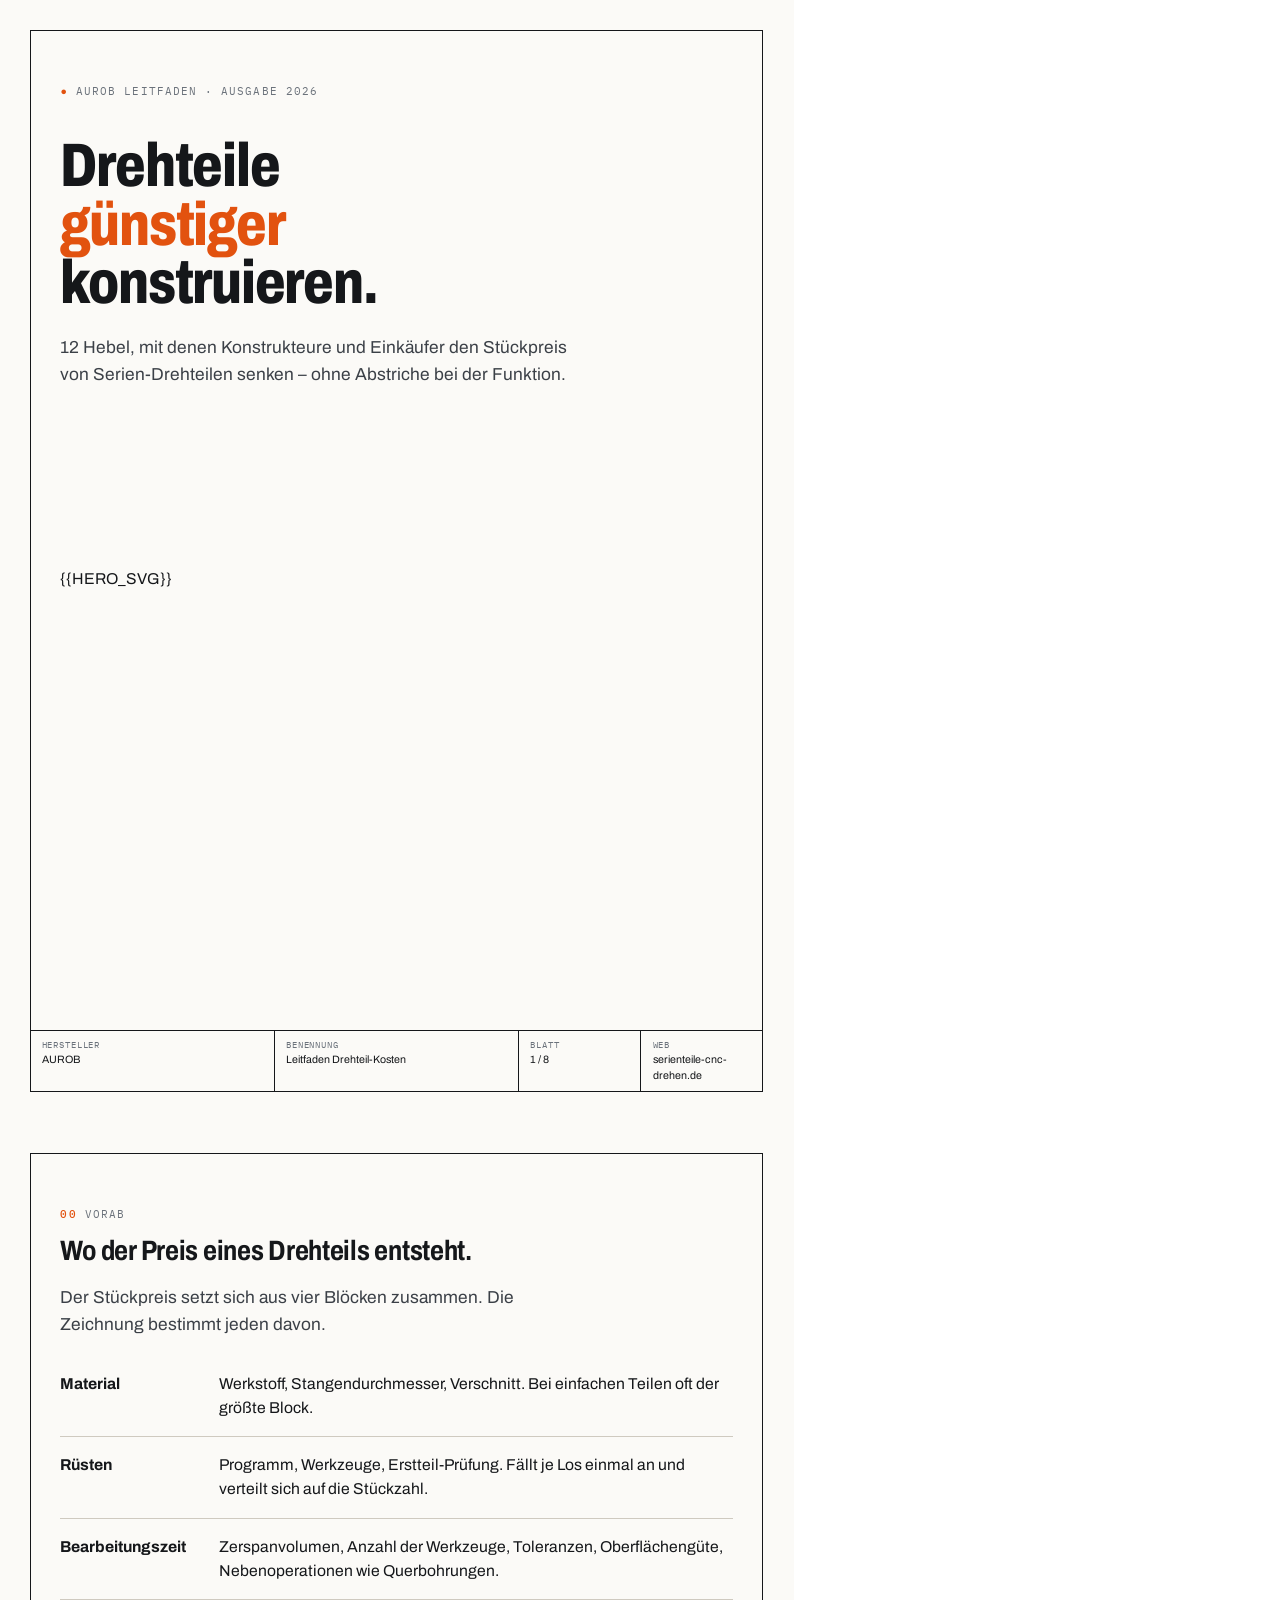
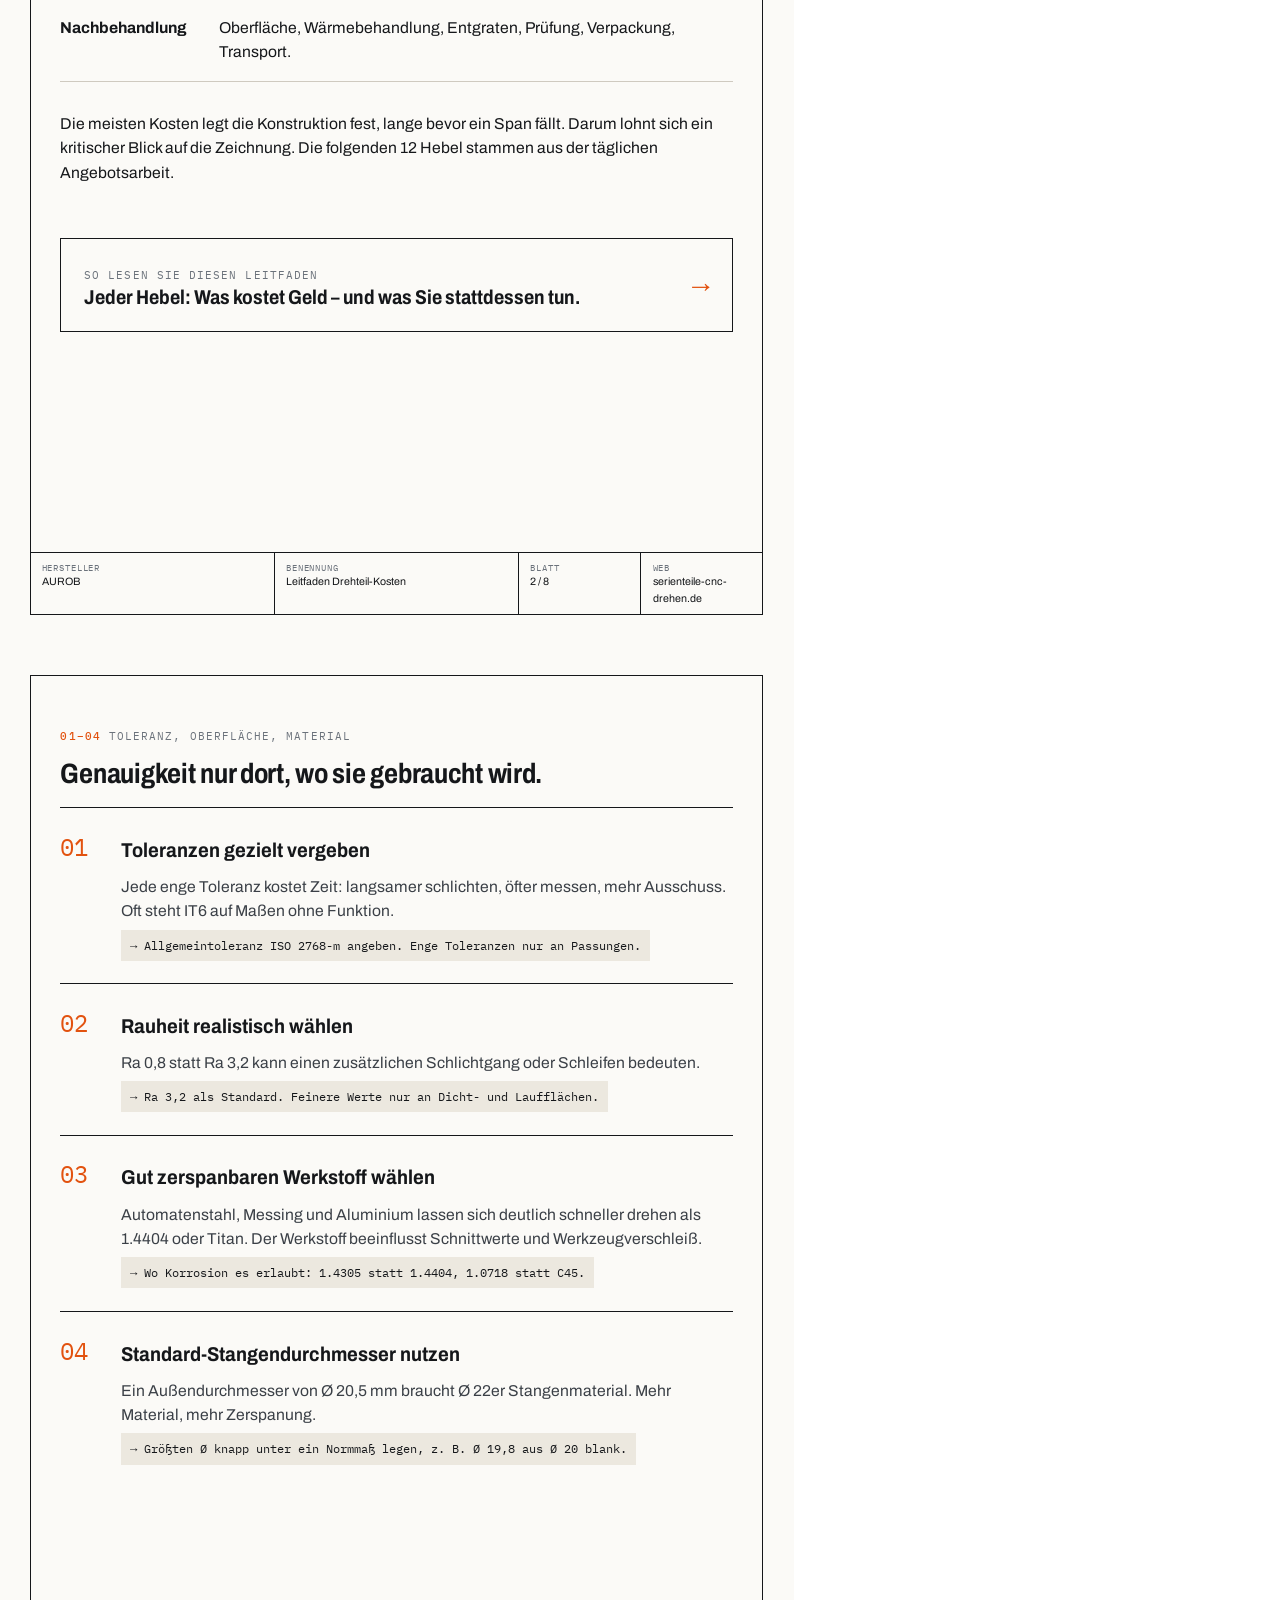
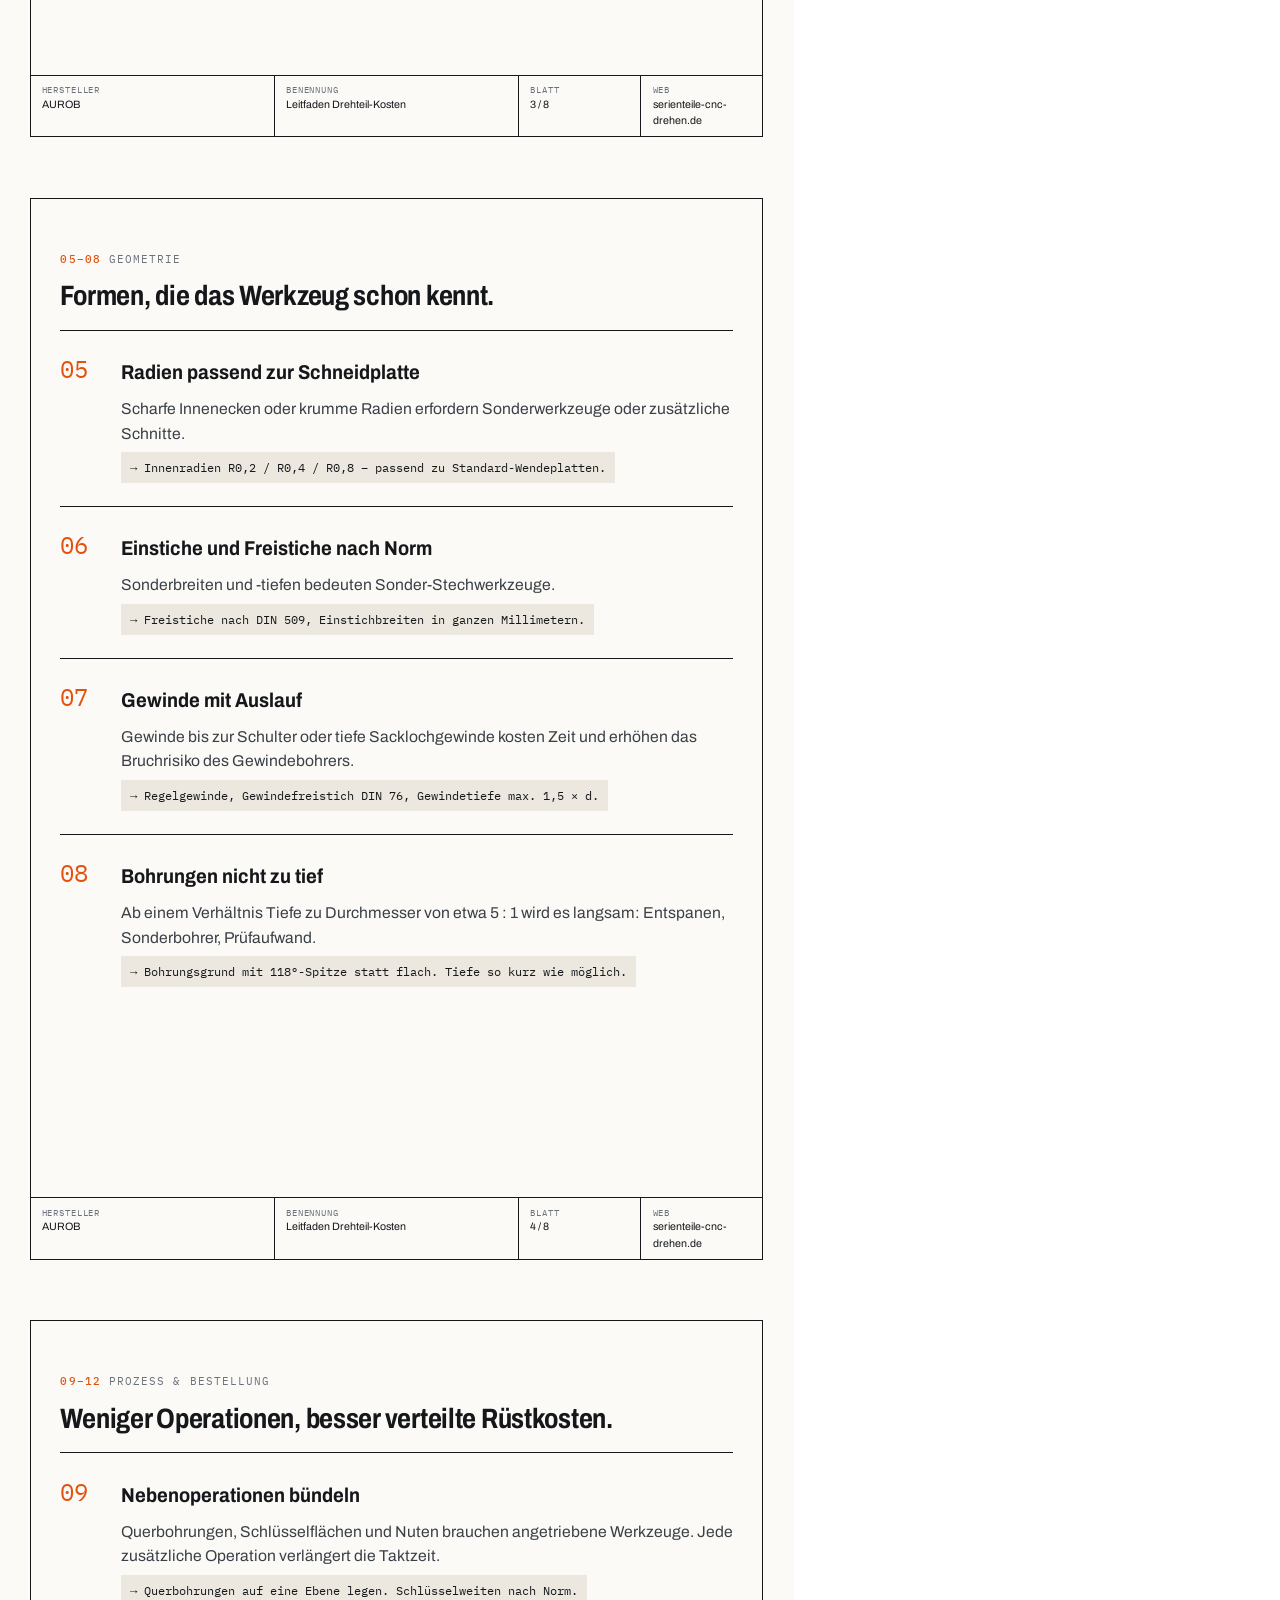
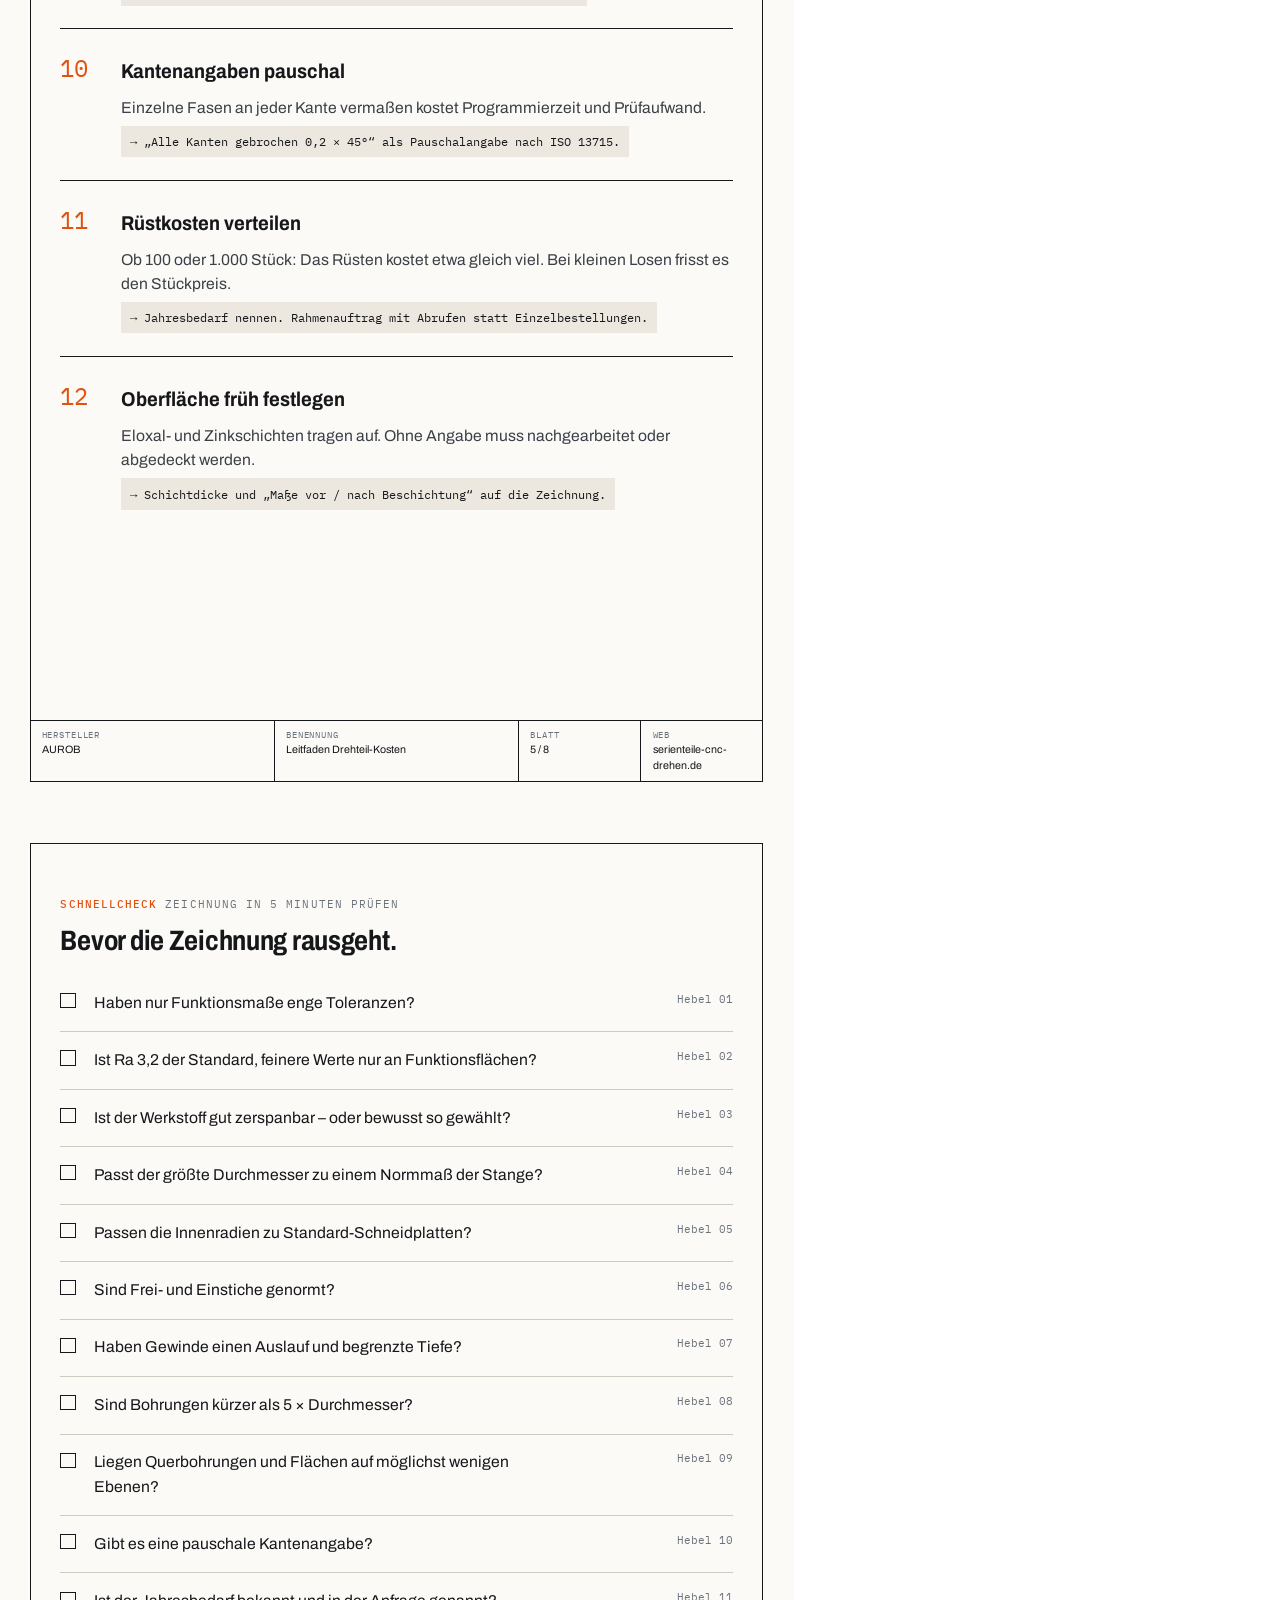
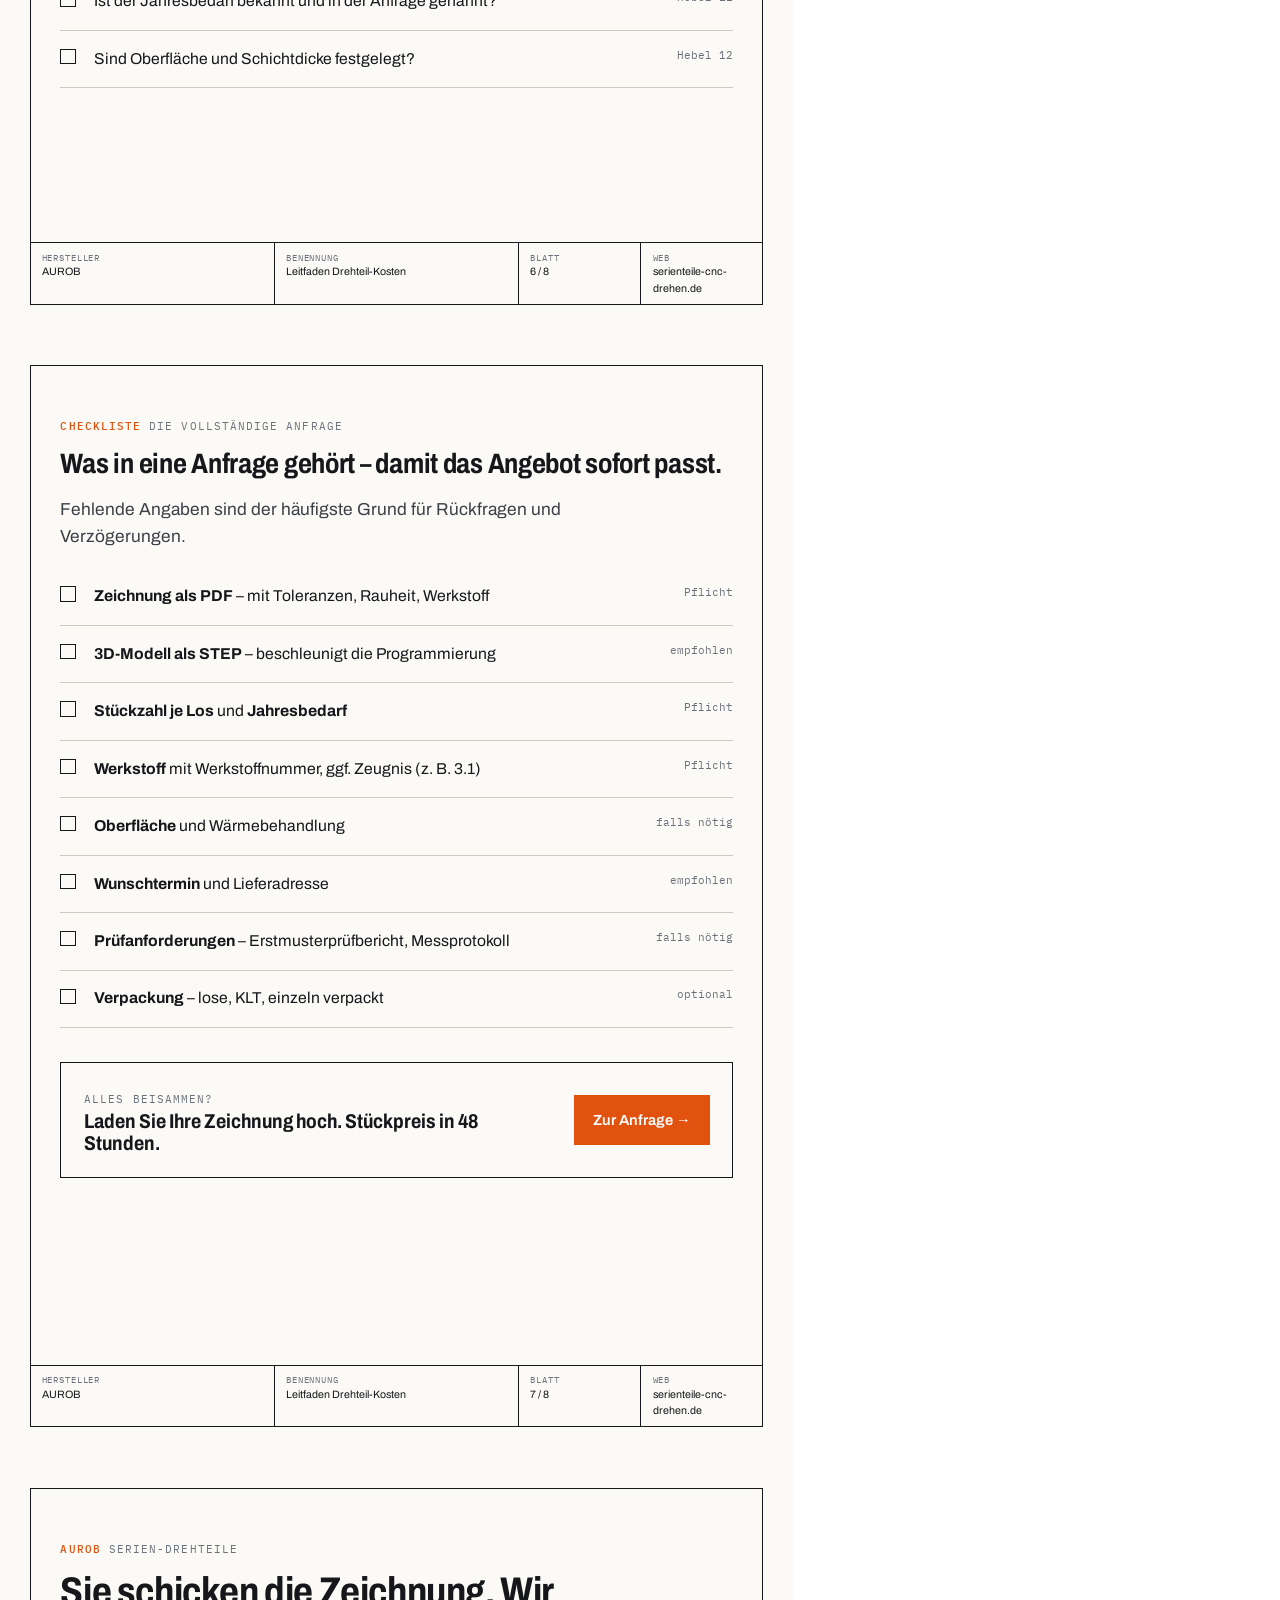
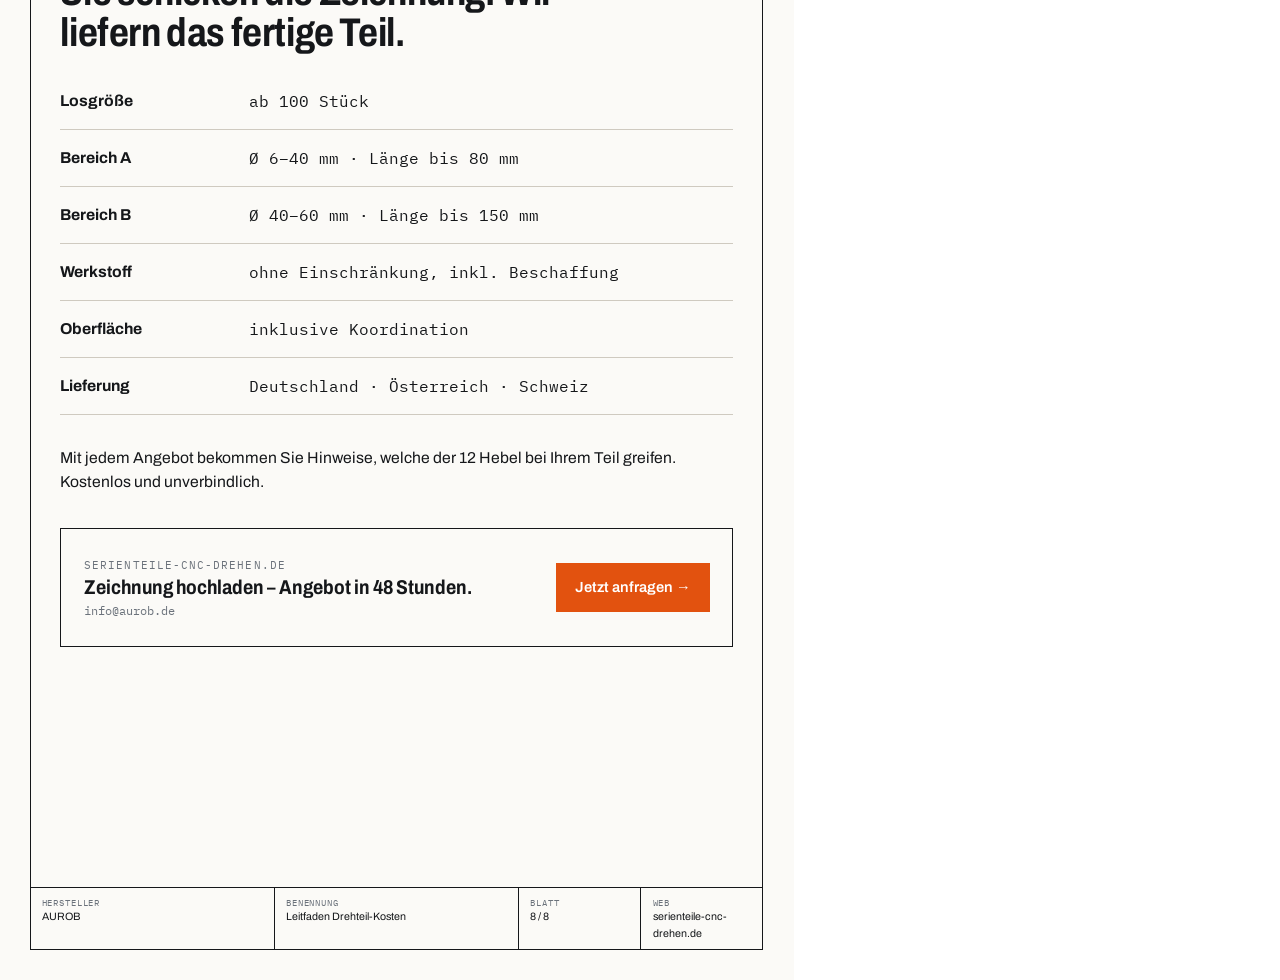
<file: landingpages/serienteile-cnc-drehen.de/src/leitfaden.html>
<!doctype html>
<html lang="de">
<head>
<meta charset="utf-8">
<title>Drehteile günstiger konstruieren – AUROB Leitfaden</title>
<style>
@font-face { font-family: "Archivo"; src: url("../assets/fonts/archivo-var.woff2") format("woff2"); font-weight: 100 900; font-stretch: 62% 125%; }
@font-face { font-family: "Plex Mono"; src: url("../assets/fonts/ibm-plex-mono-latin-400-normal.woff2") format("woff2"); font-weight: 400; }
@font-face { font-family: "Plex Mono"; src: url("../assets/fonts/ibm-plex-mono-latin-500-normal.woff2") format("woff2"); font-weight: 500; }
@page { size: A4; margin: 0; }
:root { --ink:#15171a; --ink2:#3b4047; --steel:#6b727b; --rule:#cfcac0; --sig:#e2520f; --paper:#fbfaf7; }
* { box-sizing: border-box; }
body { margin: 0; font-family: Archivo, Arial, sans-serif; color: var(--ink); font-size: 11.8pt; line-height: 1.55; -webkit-print-color-adjust: exact; print-color-adjust: exact; }
.p { width: 210mm; height: 297mm; padding: 16mm 16mm 0; position: relative; page-break-after: always; background: var(--paper); overflow: hidden; }
.p:last-child { page-break-after: auto; }
.frame { position: absolute; inset: 8mm; border: 0.6pt solid var(--ink); pointer-events: none; }
.mono { font-family: "Plex Mono", monospace; }
.k { font-family: "Plex Mono", monospace; font-size: 8pt; letter-spacing: .1em; text-transform: uppercase; color: var(--steel); }
.k b { color: var(--sig); font-weight: 500; }
h1 { font-size: 46pt; line-height: .95; font-variation-settings: "wdth" 78; font-weight: 800; letter-spacing: -.02em; margin: 10mm 0 6mm; }
h1 em { font-style: normal; color: var(--sig); }
h2 { font-size: 21pt; font-variation-settings: "wdth" 82; line-height: 1.02; margin: 4mm 0 5mm; letter-spacing: -.01em; }
.lever { display: grid; grid-template-columns: 16mm 1fr; border-top: 0.8pt solid var(--ink); padding: 7mm 0 6mm; }
.lever .n { font-family: "Plex Mono", monospace; font-size: 18pt; color: var(--sig); line-height: 1; }
.lever h3 { margin: 0 0 2.4mm; font-size: 15pt; font-variation-settings: "wdth" 90; }
.lever p { margin: 0 0 1.6mm; color: var(--ink2); }
.lever .tip { font-family: "Plex Mono", monospace; font-size: 9.2pt; color: var(--ink); background: #ece8df; padding: 1.6mm 2.4mm; display: inline-block; }
.tb { position: absolute; left: 8mm; right: 8mm; bottom: 8mm; display: grid; grid-template-columns: 2fr 2fr 1fr 1fr; border-top: 0.6pt solid var(--ink); font-size: 8pt; }
.tb div { padding: 2mm 3mm; border-right: 0.6pt solid var(--ink); }
.tb div:last-child { border-right: 0; }
.tb span { display: block; font-family: "Plex Mono", monospace; font-size: 6.5pt; text-transform: uppercase; letter-spacing: .1em; color: var(--steel); }
.lead { font-size: 13pt; color: var(--ink2); max-width: 140mm; }
table { width: 100%; border-collapse: collapse; margin-top: 4mm; }
td { border-bottom: 0.5pt solid var(--rule); padding: 4.2mm 0; vertical-align: top; }
td.box { width: 9mm; } td.box i { display: inline-block; width: 4mm; height: 4mm; border: 0.8pt solid var(--ink); margin-top: .6mm; }
td.w { color: var(--steel); font-family: "Plex Mono", monospace; font-size: 8.4pt; text-align: right; width: 50mm; }
.cta { margin-top: 9mm; border: 1.2pt solid var(--ink); padding: 6mm; display: grid; grid-template-columns: 1fr auto; gap: 6mm; align-items: center; }
.cta b { font-size: 15pt; font-variation-settings: "wdth" 85; display: block; line-height: 1.1; }
.cta .btn { background: var(--sig); color: #fff; font-weight: 600; padding: 3.5mm 5mm; font-size: 11pt; text-decoration: none; }
</style>
</head>
<body>

<!-- Seite 1 – Titel -->
<section class="p">
  <div class="frame"></div>
  <div class="k" style="margin-top:6mm"><b>●</b> AUROB Leitfaden · Ausgabe 2026</div>
  <h1>Drehteile<br><em>günstiger</em><br>konstruieren.</h1>
  <p class="lead">12 Hebel, mit denen Konstrukteure und Einkäufer den Stückpreis von Serien-Drehteilen senken – ohne Abstriche bei der Funktion.</p>
  <div style="position:absolute;left:16mm;right:16mm;top:150mm">
    {{HERO_SVG}}
  </div>
  <div class="tb"><div><span>Hersteller</span>AUROB</div><div><span>Benennung</span>Leitfaden Drehteil-Kosten</div><div><span>Blatt</span>1 / 8</div><div><span>Web</span>serienteile-cnc-drehen.de</div></div>
</section>

<!-- Seite 2 – Wo die Kosten entstehen -->
<section class="p">
  <div class="frame"></div>
  <div class="k" style="margin-top:6mm"><b>00</b> Vorab</div>
  <h2>Wo der Preis eines Drehteils entsteht.</h2>
  <p class="lead">Der Stückpreis setzt sich aus vier Blöcken zusammen. Die Zeichnung bestimmt jeden davon.</p>
  <table>
    <tr><td style="width:42mm"><b>Material</b></td><td>Werkstoff, Stangendurchmesser, Verschnitt. Bei einfachen Teilen oft der größte Block.</td></tr>
    <tr><td><b>Rüsten</b></td><td>Programm, Werkzeuge, Erstteil-Prüfung. Fällt je Los einmal an und verteilt sich auf die Stückzahl.</td></tr>
    <tr><td><b>Bearbeitungszeit</b></td><td>Zerspanvolumen, Anzahl der Werkzeuge, Toleranzen, Oberflächengüte, Nebenoperationen wie Querbohrungen.</td></tr>
    <tr><td><b>Nachbehandlung</b></td><td>Oberfläche, Wärmebehandlung, Entgraten, Prüfung, Verpackung, Transport.</td></tr>
  </table>
  <p style="margin-top:8mm">Die meisten Kosten legt die Konstruktion fest, lange bevor ein Span fällt. Darum lohnt sich ein kritischer Blick auf die Zeichnung. Die folgenden 12 Hebel stammen aus der täglichen Angebotsarbeit.</p>
  <div class="cta" style="margin-top:14mm"><div><span class="k">So lesen Sie diesen Leitfaden</span><b>Jeder Hebel: Was kostet Geld – und was Sie stattdessen tun.</b></div><span class="mono" style="font-size:22pt;color:var(--sig)">→</span></div>
  <div class="tb"><div><span>Hersteller</span>AUROB</div><div><span>Benennung</span>Leitfaden Drehteil-Kosten</div><div><span>Blatt</span>2 / 8</div><div><span>Web</span>serienteile-cnc-drehen.de</div></div>
</section>

<!-- Seite 3 – Hebel 1–4 -->
<section class="p">
  <div class="frame"></div>
  <div class="k" style="margin-top:6mm"><b>01–04</b> Toleranz, Oberfläche, Material</div>
  <h2>Genauigkeit nur dort, wo sie gebraucht wird.</h2>
  <div class="lever"><span class="n">01</span><div><h3>Toleranzen gezielt vergeben</h3><p>Jede enge Toleranz kostet Zeit: langsamer schlichten, öfter messen, mehr Ausschuss. Oft steht IT6 auf Maßen ohne Funktion.</p><span class="tip">→ Allgemeintoleranz ISO 2768-m angeben. Enge Toleranzen nur an Passungen.</span></div></div>
  <div class="lever"><span class="n">02</span><div><h3>Rauheit realistisch wählen</h3><p>Ra 0,8 statt Ra 3,2 kann einen zusätzlichen Schlichtgang oder Schleifen bedeuten.</p><span class="tip">→ Ra 3,2 als Standard. Feinere Werte nur an Dicht- und Laufflächen.</span></div></div>
  <div class="lever"><span class="n">03</span><div><h3>Gut zerspanbaren Werkstoff wählen</h3><p>Automatenstahl, Messing und Aluminium lassen sich deutlich schneller drehen als 1.4404 oder Titan. Der Werkstoff beeinflusst Schnittwerte und Werkzeugverschleiß.</p><span class="tip">→ Wo Korrosion es erlaubt: 1.4305 statt 1.4404, 1.0718 statt C45.</span></div></div>
  <div class="lever"><span class="n">04</span><div><h3>Standard-Stangendurchmesser nutzen</h3><p>Ein Außendurchmesser von Ø 20,5 mm braucht Ø 22er Stangenmaterial. Mehr Material, mehr Zerspanung.</p><span class="tip">→ Größten Ø knapp unter ein Normmaß legen, z. B. Ø 19,8 aus Ø 20 blank.</span></div></div>
  <div class="tb"><div><span>Hersteller</span>AUROB</div><div><span>Benennung</span>Leitfaden Drehteil-Kosten</div><div><span>Blatt</span>3 / 8</div><div><span>Web</span>serienteile-cnc-drehen.de</div></div>
</section>

<!-- Seite 4 – Hebel 5–8 -->
<section class="p">
  <div class="frame"></div>
  <div class="k" style="margin-top:6mm"><b>05–08</b> Geometrie</div>
  <h2>Formen, die das Werkzeug schon kennt.</h2>
  <div class="lever"><span class="n">05</span><div><h3>Radien passend zur Schneidplatte</h3><p>Scharfe Innenecken oder krumme Radien erfordern Sonderwerkzeuge oder zusätzliche Schnitte.</p><span class="tip">→ Innenradien R0,2 / R0,4 / R0,8 – passend zu Standard-Wendeplatten.</span></div></div>
  <div class="lever"><span class="n">06</span><div><h3>Einstiche und Freistiche nach Norm</h3><p>Sonderbreiten und -tiefen bedeuten Sonder-Stechwerkzeuge.</p><span class="tip">→ Freistiche nach DIN 509, Einstichbreiten in ganzen Millimetern.</span></div></div>
  <div class="lever"><span class="n">07</span><div><h3>Gewinde mit Auslauf</h3><p>Gewinde bis zur Schulter oder tiefe Sacklochgewinde kosten Zeit und erhöhen das Bruchrisiko des Gewindebohrers.</p><span class="tip">→ Regelgewinde, Gewindefreistich DIN 76, Gewindetiefe max. 1,5 × d.</span></div></div>
  <div class="lever"><span class="n">08</span><div><h3>Bohrungen nicht zu tief</h3><p>Ab einem Verhältnis Tiefe zu Durchmesser von etwa 5 : 1 wird es langsam: Entspanen, Sonderbohrer, Prüfaufwand.</p><span class="tip">→ Bohrungsgrund mit 118°-Spitze statt flach. Tiefe so kurz wie möglich.</span></div></div>
  <div class="tb"><div><span>Hersteller</span>AUROB</div><div><span>Benennung</span>Leitfaden Drehteil-Kosten</div><div><span>Blatt</span>4 / 8</div><div><span>Web</span>serienteile-cnc-drehen.de</div></div>
</section>

<!-- Seite 5 – Hebel 9–12 -->
<section class="p">
  <div class="frame"></div>
  <div class="k" style="margin-top:6mm"><b>09–12</b> Prozess &amp; Bestellung</div>
  <h2>Weniger Operationen, besser verteilte Rüstkosten.</h2>
  <div class="lever"><span class="n">09</span><div><h3>Nebenoperationen bündeln</h3><p>Querbohrungen, Schlüsselflächen und Nuten brauchen angetriebene Werkzeuge. Jede zusätzliche Operation verlängert die Taktzeit.</p><span class="tip">→ Querbohrungen auf eine Ebene legen. Schlüsselweiten nach Norm.</span></div></div>
  <div class="lever"><span class="n">10</span><div><h3>Kantenangaben pauschal</h3><p>Einzelne Fasen an jeder Kante vermaßen kostet Programmierzeit und Prüfaufwand.</p><span class="tip">→ „Alle Kanten gebrochen 0,2 × 45°“ als Pauschalangabe nach ISO 13715.</span></div></div>
  <div class="lever"><span class="n">11</span><div><h3>Rüstkosten verteilen</h3><p>Ob 100 oder 1.000 Stück: Das Rüsten kostet etwa gleich viel. Bei kleinen Losen frisst es den Stückpreis.</p><span class="tip">→ Jahresbedarf nennen. Rahmenauftrag mit Abrufen statt Einzelbestellungen.</span></div></div>
  <div class="lever"><span class="n">12</span><div><h3>Oberfläche früh festlegen</h3><p>Eloxal- und Zinkschichten tragen auf. Ohne Angabe muss nachgearbeitet oder abgedeckt werden.</p><span class="tip">→ Schichtdicke und „Maße vor / nach Beschichtung“ auf die Zeichnung.</span></div></div>
  <div class="tb"><div><span>Hersteller</span>AUROB</div><div><span>Benennung</span>Leitfaden Drehteil-Kosten</div><div><span>Blatt</span>5 / 8</div><div><span>Web</span>serienteile-cnc-drehen.de</div></div>
</section>

<!-- Seite 6 – Schnellcheck -->
<section class="p">
  <div class="frame"></div>
  <div class="k" style="margin-top:6mm"><b>Schnellcheck</b> Zeichnung in 5 Minuten prüfen</div>
  <h2>Bevor die Zeichnung rausgeht.</h2>
  <table>
    <tr><td class="box"><i></i></td><td>Haben nur Funktionsmaße enge Toleranzen?</td><td class="w">Hebel 01</td></tr>
    <tr><td class="box"><i></i></td><td>Ist Ra 3,2 der Standard, feinere Werte nur an Funktionsflächen?</td><td class="w">Hebel 02</td></tr>
    <tr><td class="box"><i></i></td><td>Ist der Werkstoff gut zerspanbar – oder bewusst so gewählt?</td><td class="w">Hebel 03</td></tr>
    <tr><td class="box"><i></i></td><td>Passt der größte Durchmesser zu einem Normmaß der Stange?</td><td class="w">Hebel 04</td></tr>
    <tr><td class="box"><i></i></td><td>Passen die Innenradien zu Standard-Schneidplatten?</td><td class="w">Hebel 05</td></tr>
    <tr><td class="box"><i></i></td><td>Sind Frei- und Einstiche genormt?</td><td class="w">Hebel 06</td></tr>
    <tr><td class="box"><i></i></td><td>Haben Gewinde einen Auslauf und begrenzte Tiefe?</td><td class="w">Hebel 07</td></tr>
    <tr><td class="box"><i></i></td><td>Sind Bohrungen kürzer als 5 × Durchmesser?</td><td class="w">Hebel 08</td></tr>
    <tr><td class="box"><i></i></td><td>Liegen Querbohrungen und Flächen auf möglichst wenigen Ebenen?</td><td class="w">Hebel 09</td></tr>
    <tr><td class="box"><i></i></td><td>Gibt es eine pauschale Kantenangabe?</td><td class="w">Hebel 10</td></tr>
    <tr><td class="box"><i></i></td><td>Ist der Jahresbedarf bekannt und in der Anfrage genannt?</td><td class="w">Hebel 11</td></tr>
    <tr><td class="box"><i></i></td><td>Sind Oberfläche und Schichtdicke festgelegt?</td><td class="w">Hebel 12</td></tr>
  </table>
  <div class="tb"><div><span>Hersteller</span>AUROB</div><div><span>Benennung</span>Leitfaden Drehteil-Kosten</div><div><span>Blatt</span>6 / 8</div><div><span>Web</span>serienteile-cnc-drehen.de</div></div>
</section>

<!-- Seite 7 – Checkliste Anfrage -->
<section class="p">
  <div class="frame"></div>
  <div class="k" style="margin-top:6mm"><b>Checkliste</b> Die vollständige Anfrage</div>
  <h2>Was in eine Anfrage gehört – damit das Angebot sofort passt.</h2>
  <p class="lead">Fehlende Angaben sind der häufigste Grund für Rückfragen und Verzögerungen.</p>
  <table>
    <tr><td class="box"><i></i></td><td><b>Zeichnung als PDF</b> – mit Toleranzen, Rauheit, Werkstoff</td><td class="w">Pflicht</td></tr>
    <tr><td class="box"><i></i></td><td><b>3D-Modell als STEP</b> – beschleunigt die Programmierung</td><td class="w">empfohlen</td></tr>
    <tr><td class="box"><i></i></td><td><b>Stückzahl je Los</b> und <b>Jahresbedarf</b></td><td class="w">Pflicht</td></tr>
    <tr><td class="box"><i></i></td><td><b>Werkstoff</b> mit Werkstoffnummer, ggf. Zeugnis (z. B. 3.1)</td><td class="w">Pflicht</td></tr>
    <tr><td class="box"><i></i></td><td><b>Oberfläche</b> und Wärmebehandlung</td><td class="w">falls nötig</td></tr>
    <tr><td class="box"><i></i></td><td><b>Wunschtermin</b> und Lieferadresse</td><td class="w">empfohlen</td></tr>
    <tr><td class="box"><i></i></td><td><b>Prüfanforderungen</b> – Erstmusterprüfbericht, Messprotokoll</td><td class="w">falls nötig</td></tr>
    <tr><td class="box"><i></i></td><td><b>Verpackung</b> – lose, KLT, einzeln verpackt</td><td class="w">optional</td></tr>
  </table>
  <div class="cta"><div><span class="k">Alles beisammen?</span><b>Laden Sie Ihre Zeichnung hoch. Stückpreis in 48 Stunden.</b></div><a class="btn" href="https://serienteile-cnc-drehen.de/#anfrage">Zur Anfrage →</a></div>
  <div class="tb"><div><span>Hersteller</span>AUROB</div><div><span>Benennung</span>Leitfaden Drehteil-Kosten</div><div><span>Blatt</span>7 / 8</div><div><span>Web</span>serienteile-cnc-drehen.de</div></div>
</section>

<!-- Seite 8 – Angebot -->
<section class="p">
  <div class="frame"></div>
  <div class="k" style="margin-top:6mm"><b>AUROB</b> Serien-Drehteile</div>
  <h2 style="font-size:30pt;max-width:150mm">Sie schicken die Zeichnung. Wir liefern das fertige Teil.</h2>
  <table>
    <tr><td style="width:50mm"><b>Losgröße</b></td><td class="mono">ab 100 Stück</td></tr>
    <tr><td><b>Bereich A</b></td><td class="mono">Ø 6–40 mm · Länge bis 80 mm</td></tr>
    <tr><td><b>Bereich B</b></td><td class="mono">Ø 40–60 mm · Länge bis 150 mm</td></tr>
    <tr><td><b>Werkstoff</b></td><td class="mono">ohne Einschränkung, inkl. Beschaffung</td></tr>
    <tr><td><b>Oberfläche</b></td><td class="mono">inklusive Koordination</td></tr>
    <tr><td><b>Lieferung</b></td><td class="mono">Deutschland · Österreich · Schweiz</td></tr>
  </table>
  <p style="margin-top:8mm">Mit jedem Angebot bekommen Sie Hinweise, welche der 12 Hebel bei Ihrem Teil greifen. Kostenlos und unverbindlich.</p>
  <div class="cta"><div><span class="k">serienteile-cnc-drehen.de</span><b>Zeichnung hochladen – Angebot in 48 Stunden.</b><span class="mono" style="font-size:9pt;color:var(--steel)">info@aurob.de</span></div><a class="btn" href="https://serienteile-cnc-drehen.de/#anfrage">Jetzt anfragen →</a></div>
  <div class="tb"><div><span>Hersteller</span>AUROB</div><div><span>Benennung</span>Leitfaden Drehteil-Kosten</div><div><span>Blatt</span>8 / 8</div><div><span>Web</span>serienteile-cnc-drehen.de</div></div>
</section>

</body>
</html>
</file>
<file: landingpages/serienteile-cnc-drehen.de/assets/css/style.css>
/* serienteile-cnc-drehen.de – AUROB Fertigung
   Gestaltung: technisches Zeichnungsblatt. Papier, Tusche, ein Signalorange. */

@font-face {
  font-family: "Archivo";
  src: url("../fonts/archivo-var.woff2") format("woff2-variations"),
       url("../fonts/archivo-var.woff2") format("woff2");
  font-weight: 100 900;
  font-stretch: 62% 125%;
  font-display: swap;
}
@font-face {
  font-family: "Plex Mono";
  src: url("../fonts/ibm-plex-mono-latin-400-normal.woff2") format("woff2");
  font-weight: 400;
  font-display: swap;
}
@font-face {
  font-family: "Plex Mono";
  src: url("../fonts/ibm-plex-mono-latin-500-normal.woff2") format("woff2");
  font-weight: 500;
  font-display: swap;
}

:root {
  --paper: #f2f0eb;
  --paper-2: #e9e6df;
  --ink: #15171a;
  --ink-2: #3b4047;
  --steel: #6b727b;
  --rule: #cfcac0;
  --rule-strong: #15171a;
  --signal: #e2520f;       /* RAL 2004 Reinorange, leicht abgedunkelt */
  --signal-ink: #b63f08;
  --night: #15171a;
  --night-2: #1f2226;
  --night-rule: #3a3f45;
  --ok: #2f6b3a;

  --mono: "Plex Mono", ui-monospace, "SFMono-Regular", Menlo, monospace;
  --sans: "Archivo", "Helvetica Neue", Arial, sans-serif;

  --wrap: 1240px;
  --gut: clamp(16px, 4vw, 40px);
}

*, *::before, *::after { box-sizing: border-box; }
html { -webkit-text-size-adjust: 100%; scroll-behavior: smooth; scroll-padding-top: 72px; }
body {
  margin: 0;
  background: var(--paper);
  color: var(--ink);
  font-family: var(--sans);
  font-size: 17px;
  line-height: 1.55;
  font-variation-settings: "wdth" 100;
  text-rendering: optimizeLegibility;
  -webkit-font-smoothing: antialiased;
}
img, svg { display: block; max-width: 100%; }
[hidden] { display: none !important; }
a { color: inherit; }
p { margin: 0 0 1em; }
h1, h2, h3, h4 { margin: 0; font-weight: 700; letter-spacing: -0.01em; line-height: 1.05; }
::selection { background: var(--signal); color: #fff; }

.wrap { max-width: var(--wrap); margin: 0 auto; padding: 0 var(--gut); }
.mono { font-family: var(--mono); letter-spacing: 0; }
.sr { position: absolute; width: 1px; height: 1px; overflow: hidden; clip: rect(0 0 0 0); white-space: nowrap; }

/* ---------- Kopfzeile ---------- */
.top {
  position: sticky; top: 0; z-index: 40;
  background: rgba(242, 240, 235, 0.94);
  backdrop-filter: saturate(1.2) blur(6px);
  border-bottom: 1px solid var(--rule);
}
.top .wrap { display: flex; align-items: center; justify-content: space-between; height: 64px; gap: 24px; }
.brand { display: flex; align-items: baseline; gap: 10px; text-decoration: none; }
.brand b { font-size: 20px; font-weight: 800; letter-spacing: 0.06em; font-variation-settings: "wdth" 112; }
.brand span { font-family: var(--mono); font-size: 12px; color: var(--steel); text-transform: uppercase; letter-spacing: 0.08em; }
.top nav { display: flex; align-items: center; gap: 28px; font-size: 15px; }
.top nav a { text-decoration: none; color: var(--ink-2); }
.top nav a:hover { color: var(--ink); text-decoration: underline; text-underline-offset: 4px; }
.top nav a.btn { color: var(--paper); }
.top nav a.btn:hover { color: #fff; text-decoration: none; }
.top nav a.btn--ghost { color: var(--ink); }
.top .tel { font-family: var(--mono); font-size: 14px; }
@media (max-width: 900px) { .top nav .hide-m { display: none; } }
@media (max-width: 560px) { .top .tel { display: none; } .brand span { display: none; } }

/* ---------- Knöpfe ---------- */
.btn {
  display: inline-flex; align-items: center; justify-content: center; gap: 12px;
  font: 600 16px/1 var(--sans);
  padding: 17px 24px;
  border: 1.5px solid var(--ink);
  background: var(--ink); color: var(--paper);
  text-decoration: none; cursor: pointer;
  border-radius: 2px;
  white-space: nowrap;
  transition: background .15s, border-color .15s, color .15s;
}
.btn:hover { background: var(--signal); border-color: var(--signal); color: #fff; }
.btn--signal { background: var(--signal); border-color: var(--signal); color: #fff; }
.btn--signal:hover { background: var(--signal-ink); border-color: var(--signal-ink); }
.btn--ghost { background: transparent; color: var(--ink); }
.btn--ghost:hover { background: var(--ink); color: var(--paper); border-color: var(--ink); }
.btn--sm { padding: 11px 16px; font-size: 14px; }
.btn .arr { font-family: var(--mono); font-weight: 400; }
.btn:focus-visible, a:focus-visible, input:focus-visible, select:focus-visible, textarea:focus-visible {
  outline: 2px solid var(--signal); outline-offset: 2px;
}

/* ---------- Kicker / Abschnittsnummer ---------- */
.kicker {
  display: flex; align-items: center; gap: 14px;
  font-family: var(--mono); font-size: 12.5px; text-transform: uppercase; letter-spacing: 0.1em;
  color: var(--steel);
  margin-bottom: 22px;
}
.kicker b { color: var(--signal); font-weight: 500; }
.kicker::after { content: ""; flex: 1; height: 1px; background: var(--rule); }
.night .kicker { color: #9aa1a9; }
.night .kicker::after { background: var(--night-rule); }

section { padding: clamp(72px, 10vw, 128px) 0; border-bottom: 1px solid var(--rule); }
.h2 { font-size: clamp(32px, 4.6vw, 56px); font-variation-settings: "wdth" 88; max-width: 18ch; }
.lead { font-size: clamp(18px, 1.6vw, 21px); color: var(--ink-2); max-width: 58ch; }

/* ---------- Hero ---------- */
.hero { padding: clamp(40px, 6vw, 72px) 0 0; border-bottom: 1px solid var(--rule-strong); }
.hero-grid { display: grid; grid-template-columns: 1.05fr 1fr; gap: clamp(32px, 5vw, 72px); align-items: end; }
.hero h1 {
  font-size: clamp(42px, 6.4vw, 88px);
  font-variation-settings: "wdth" 80;
  font-weight: 750;
  line-height: 0.96;
  letter-spacing: -0.02em;
}
.hero h1 em { font-style: normal; color: var(--signal); }
.hero .sub { font-size: clamp(18px, 1.7vw, 22px); color: var(--ink-2); margin: 28px 0 34px; max-width: 34ch; }
.hero .ctas { display: flex; flex-wrap: wrap; gap: 12px; align-items: center; }
.hero .note { font-family: var(--mono); font-size: 13px; color: var(--steel); margin-top: 18px; }
.hero .note i { font-style: normal; color: var(--ok); }
.hero-visual { position: relative; border: 1px solid var(--rule-strong); border-bottom: 0; background: var(--paper); }
.hero-visual .photo { aspect-ratio: 4 / 3.3; background: var(--paper-2); overflow: hidden; position: relative; }
.hero-visual .photo img { width: 100%; height: 100%; object-fit: cover; }
.hero-visual .photo svg { width: 94%; height: auto; }
.hero-visual .tag {
  position: absolute; left: 0; bottom: 0;
  background: var(--paper); border-top: 1px solid var(--ink); border-right: 1px solid var(--ink);
  font-family: var(--mono); font-size: 12px; padding: 8px 12px; color: var(--ink-2);
}

/* Platzhalter, solange das Foto fehlt */
.ph {
  width: 100%; height: 100%;
  display: grid; place-items: center;
  background:
    repeating-linear-gradient(135deg, transparent 0 9px, rgba(21,23,26,.07) 9px 10px),
    var(--paper-2);
  color: var(--steel); font-family: var(--mono); font-size: 12px; text-align: center; padding: 16px;
}

/* Kennzahlenleiste */
.specbar { display: grid; grid-template-columns: repeat(4, 1fr); border-top: 1px solid var(--rule-strong); margin-top: clamp(40px, 6vw, 72px); }
.specbar div { padding: 22px 20px 24px; border-right: 1px solid var(--rule); }
.specbar div:last-child { border-right: 0; }
.specbar dt { font-family: var(--mono); font-size: 11.5px; text-transform: uppercase; letter-spacing: .1em; color: var(--steel); margin-bottom: 6px; }
.specbar dd { margin: 0; font-size: clamp(22px, 2.4vw, 32px); font-weight: 700; font-variation-settings: "wdth" 85; letter-spacing: -0.01em; }
.specbar dd small { font-size: .55em; font-weight: 500; color: var(--ink-2); margin-left: 4px; }

@media (max-width: 960px) {
  .hero-grid { grid-template-columns: 1fr; }
  .hero-visual { border-bottom: 1px solid var(--rule-strong); }
  .specbar { grid-template-columns: repeat(2, 1fr); }
  .specbar div:nth-child(2) { border-right: 0; }
  .specbar div:nth-child(-n+2) { border-bottom: 1px solid var(--rule); }
}

/* ---------- Problem ---------- */
.pains { display: grid; grid-template-columns: repeat(3, 1fr); margin-top: 56px; border-top: 1px solid var(--rule-strong); }
.pain { padding: 28px 28px 8px 0; border-right: 1px solid var(--rule); }
.pain + .pain { padding-left: 28px; }
.pain:last-child { border-right: 0; }
.pain .n { font-family: var(--mono); font-size: 13px; color: var(--signal); }
.pain h3 { font-size: 23px; font-variation-settings: "wdth" 90; margin: 14px 0 12px; line-height: 1.15; }
.pain p { color: var(--ink-2); }
@media (max-width: 860px) {
  .pains { grid-template-columns: 1fr; }
  .pain, .pain + .pain { padding: 24px 0 8px; border-right: 0; border-bottom: 1px solid var(--rule); }
}

/* ---------- Ablauf (dunkel) ---------- */
.night { background: var(--night); color: #eceae5; border-bottom-color: var(--night); }
.night .lead { color: #b9bec4; }
.steps { display: grid; grid-template-columns: repeat(4, 1fr); margin-top: 60px; border-top: 1px solid var(--night-rule); counter-reset: s; }
.step { padding: 30px 26px 10px 0; position: relative; }
.step + .step { padding-left: 26px; border-left: 1px solid var(--night-rule); }
.step .n { font-family: var(--mono); font-size: 13px; color: var(--signal); display: block; margin-bottom: 40px; }
.step h3 { font-size: 24px; font-variation-settings: "wdth" 90; margin-bottom: 12px; }
.step p { color: #b9bec4; font-size: 16px; }
.step .t { font-family: var(--mono); font-size: 12px; color: #8b9299; border-top: 1px dashed var(--night-rule); padding-top: 12px; margin-top: 18px; }
@media (max-width: 960px) {
  .steps { grid-template-columns: 1fr 1fr; }
  .step:nth-child(3) { padding-left: 0; border-left: 0; }
  .step:nth-child(n+3) { border-top: 1px solid var(--night-rule); }
}
@media (max-width: 560px) {
  .steps { grid-template-columns: 1fr; }
  .step, .step + .step { padding: 26px 0 6px; border-left: 0; border-top: 1px solid var(--night-rule); }
  .step:first-child { border-top: 0; }
  .step .n { margin-bottom: 14px; }
}
.onecontact {
  margin-top: 64px; display: grid; grid-template-columns: auto 1fr auto; gap: 28px; align-items: center;
  border: 1px solid var(--night-rule); padding: 26px 28px;
}
.onecontact .big { font-size: clamp(22px, 2.4vw, 30px); font-weight: 700; font-variation-settings: "wdth" 88; line-height: 1.15; }
.onecontact .mono { font-size: 13px; color: #8b9299; }
@media (max-width: 860px) { .onecontact { grid-template-columns: 1fr; } }

/* ---------- Leistungsbereich ---------- */
.range-grid { display: grid; grid-template-columns: 1.25fr 1fr; gap: clamp(32px, 5vw, 72px); margin-top: 56px; align-items: start; }
.drawing { border: 1px solid var(--rule-strong); background: #f7f6f2; }
.drawing svg { width: 100%; height: auto; }
.drawing .cap { display: flex; justify-content: space-between; border-top: 1px solid var(--rule-strong); font-family: var(--mono); font-size: 12px; color: var(--ink-2); }
.drawing .cap span { padding: 9px 12px; border-right: 1px solid var(--rule); }
.drawing .cap span:last-child { border-right: 0; flex: 1; text-align: right; }

table.env { width: 100%; border-collapse: collapse; font-size: 16px; margin-bottom: 36px; }
table.env th, table.env td { text-align: left; padding: 14px 10px 14px 0; border-bottom: 1px solid var(--rule); vertical-align: baseline; }
table.env th { font-family: var(--mono); font-weight: 400; font-size: 12px; text-transform: uppercase; letter-spacing: .08em; color: var(--steel); border-bottom-color: var(--rule-strong); }
table.env td.v { font-family: var(--mono); font-size: 15px; }

/* Passt-mein-Teil-Prüfung */
.check { border: 1px solid var(--rule-strong); background: var(--paper); }
.check header { padding: 16px 20px; border-bottom: 1px solid var(--rule-strong); display: flex; justify-content: space-between; align-items: baseline; }
.check header b { font-size: 18px; font-variation-settings: "wdth" 92; }
.check header span { font-family: var(--mono); font-size: 12px; color: var(--steel); }
.check .fields { display: grid; grid-template-columns: repeat(3, 1fr); }
.check label { display: block; padding: 14px 16px; border-right: 1px solid var(--rule); }
.check label:last-child { border-right: 0; }
.check label span { display: block; font-family: var(--mono); font-size: 11.5px; text-transform: uppercase; letter-spacing: .08em; color: var(--steel); margin-bottom: 4px; }
.check input {
  width: 100%; border: 0; background: transparent; padding: 2px 0;
  font: 600 26px/1.2 var(--mono); color: var(--ink);
  -moz-appearance: textfield;
}
.check input::-webkit-outer-spin-button, .check input::-webkit-inner-spin-button { -webkit-appearance: none; margin: 0; }
.check input::placeholder { color: #b5b0a6; }
.check output { display: block; padding: 16px 20px; border-top: 1px solid var(--rule-strong); min-height: 58px; font-size: 16px; }
.check output.ok { background: #e4ebdf; }
.check output.no { background: #f4e2d6; }
.check output a { font-weight: 600; }
@media (max-width: 960px) { .range-grid { grid-template-columns: 1fr; } }
@media (max-width: 480px) { .check .fields { grid-template-columns: 1fr 1fr; } .check label:nth-child(2) { border-right: 0; } .check label:nth-child(3) { grid-column: 1 / -1; border-top: 1px solid var(--rule); } }

/* ---------- Werkstoffe / Oberflächen ---------- */
.mat-grid { display: grid; grid-template-columns: 1fr 1fr; gap: clamp(32px, 5vw, 72px); margin-top: 56px; }
.mat h3 { font-size: 15px; font-family: var(--mono); font-weight: 500; text-transform: uppercase; letter-spacing: .08em; padding-bottom: 12px; border-bottom: 1px solid var(--rule-strong); margin-bottom: 0; }
.mat ul { list-style: none; margin: 0; padding: 0; }
.mat li { display: grid; grid-template-columns: 1fr auto; gap: 16px; padding: 12px 0; border-bottom: 1px solid var(--rule); }
.mat li span:last-child { font-family: var(--mono); font-size: 14px; color: var(--steel); text-align: right; }
.mat .foot { margin-top: 18px; font-size: 15px; color: var(--ink-2); }
@media (max-width: 860px) { .mat-grid { grid-template-columns: 1fr; } }

/* ---------- Teile-Galerie ---------- */
.gallery { display: grid; grid-template-columns: repeat(12, 1fr); gap: 0; margin-top: 56px; border-top: 1px solid var(--rule-strong); border-left: 1px solid var(--rule-strong); }
.gallery figure { margin: 0; border-right: 1px solid var(--rule-strong); border-bottom: 1px solid var(--rule-strong); position: relative; background: var(--paper-2); }
.gallery figure:nth-child(1) { grid-column: span 7; grid-row: span 2; }
.gallery figure:nth-child(2), .gallery figure:nth-child(3) { grid-column: span 5; }
.gallery figure:nth-child(4), .gallery figure:nth-child(5), .gallery figure:nth-child(6) { grid-column: span 4; }
.gallery .img { aspect-ratio: 4 / 3; overflow: hidden; height: 100%; position: relative; }
.gallery .img .ph { position: absolute; inset: 0; }
.gallery .img img { position: relative; }
.gallery figure:nth-child(1) .img { aspect-ratio: auto; min-height: 100%; }
.gallery img { width: 100%; height: 100%; object-fit: cover; }
.gallery figcaption {
  position: absolute; left: 0; bottom: 0; background: var(--paper);
  border-top: 1px solid var(--ink); border-right: 1px solid var(--ink);
  font-family: var(--mono); font-size: 11.5px; padding: 6px 10px; color: var(--ink-2);
}
@media (max-width: 760px) {
  .gallery figure:nth-child(n) { grid-column: span 12; grid-row: auto; }
  .gallery figure:nth-child(1) .img { aspect-ratio: 4 / 3; }
  .gallery figure:nth-child(n+4) { grid-column: span 6; }
}

/* ---------- Leitfaden (Leadmagnet) ---------- */
.magnet { background: var(--paper-2); }
.magnet-grid { display: grid; grid-template-columns: 0.8fr 1.2fr; gap: clamp(32px, 6vw, 96px); align-items: center; }
.cover {
  aspect-ratio: 1 / 1.414; background: #fbfaf7; border: 1px solid var(--ink);
  box-shadow: 10px 10px 0 var(--ink);
  padding: 9% 9% 7%; display: flex; flex-direction: column; position: relative; max-width: 380px; margin: 0 auto;
}
.cover .c-k { font-family: var(--mono); font-size: 11px; letter-spacing: .1em; text-transform: uppercase; color: var(--steel); }
.cover .c-t { font-size: clamp(26px, 3vw, 36px); font-weight: 800; font-variation-settings: "wdth" 78; line-height: .98; margin-top: 18px; }
.cover .c-t em { font-style: normal; color: var(--signal); }
.cover svg { margin-top: auto; }
.cover .c-f { display: flex; justify-content: space-between; border-top: 1px solid var(--ink); margin-top: 14px; padding-top: 8px; font-family: var(--mono); font-size: 10.5px; color: var(--ink-2); }
.magnet ul.list { list-style: none; padding: 0; margin: 26px 0 30px; }
.magnet ul.list li { padding: 10px 0 10px 34px; border-bottom: 1px solid var(--rule); position: relative; }
.magnet ul.list li::before { content: attr(data-n); position: absolute; left: 0; top: 11px; font-family: var(--mono); font-size: 13px; color: var(--signal); }
.inline-form { display: flex; gap: 0; border: 1.5px solid var(--ink); background: #fff; max-width: 560px; }
.inline-form input { flex: 1; border: 0; padding: 0 16px; font: 16px var(--sans); min-width: 0; background: transparent; }
.inline-form .btn { border: 0; border-radius: 0; }
.fine { font-size: 13px; color: var(--steel); margin-top: 12px; max-width: 560px; }
.fine a { color: inherit; }
@media (max-width: 860px) { .magnet-grid { grid-template-columns: 1fr; } .cover { max-width: 280px; } }
@media (max-width: 480px) { .inline-form { flex-direction: column; } .inline-form input { padding: 16px; } }

/* ---------- Zusagen ---------- */
.promises { display: grid; grid-template-columns: repeat(4, 1fr); margin-top: 56px; border-top: 1px solid var(--rule-strong); }
.promise { padding: 26px 24px 6px 0; }
.promise + .promise { padding-left: 24px; border-left: 1px solid var(--rule); }
.promise .v { font-size: clamp(30px, 3.2vw, 42px); font-weight: 750; font-variation-settings: "wdth" 80; line-height: 1; }
.promise h3 { font-size: 17px; margin: 14px 0 8px; }
.promise p { font-size: 15.5px; color: var(--ink-2); }
@media (max-width: 960px) {
  .promises { grid-template-columns: 1fr 1fr; }
  .promise:nth-child(3) { padding-left: 0; border-left: 0; }
  .promise:nth-child(n+3) { border-top: 1px solid var(--rule); }
}
@media (max-width: 520px) {
  .promises { grid-template-columns: 1fr; }
  .promise, .promise + .promise { padding: 22px 0 4px; border-left: 0; border-top: 1px solid var(--rule); }
  .promise:first-child { border-top: 0; }
}

/* ---------- Anfrage-Formular ---------- */
.rfq { background: var(--paper); }
.rfq-grid { display: grid; grid-template-columns: 0.85fr 1.15fr; gap: clamp(32px, 6vw, 88px); align-items: start; }
.rfq aside .h2 { max-width: 12ch; }
.rfq aside ol { list-style: none; padding: 0; margin: 34px 0 0; border-top: 1px solid var(--rule-strong); }
.rfq aside li { display: grid; grid-template-columns: 44px 1fr; padding: 14px 0; border-bottom: 1px solid var(--rule); }
.rfq aside li span { font-family: var(--mono); font-size: 13px; color: var(--signal); padding-top: 2px; }
.contact-direct { margin-top: 30px; font-size: 15.5px; color: var(--ink-2); }
.contact-direct a { font-family: var(--mono); color: var(--ink); }

.form { border: 1.5px solid var(--ink); background: #fbfaf7; }
.form .bar { display: grid; grid-template-columns: 1fr 1fr; border-bottom: 1.5px solid var(--ink); }
.form .bar div { padding: 12px 18px; font-family: var(--mono); font-size: 12.5px; color: var(--steel); }
.form .bar div + div { border-left: 1px solid var(--rule); }
.form .bar div.on { color: var(--ink); background: var(--paper); box-shadow: inset 0 -3px 0 var(--signal); }
.form fieldset { border: 0; margin: 0; padding: 26px 24px 8px; }
.form fieldset[hidden] { display: none; }
.row { display: grid; grid-template-columns: 1fr 1fr; gap: 0 18px; }
.f { margin-bottom: 18px; }
.f label, .f .lbl { display: block; font-size: 14px; font-weight: 600; margin-bottom: 7px; }
.f label small, .f .lbl small { font-weight: 400; color: var(--steel); }
.f input[type=text], .f input[type=email], .f input[type=tel], .f input[type=number], .f select, .f textarea {
  width: 100%; border: 1px solid #a9a397; background: #fff; border-radius: 2px;
  font: 16px/1.4 var(--sans); padding: 12px 13px; color: var(--ink);
}
.f textarea { min-height: 96px; resize: vertical; }
.f input:focus, .f select:focus, .f textarea:focus { border-color: var(--ink); outline: 2px solid var(--signal); outline-offset: -1px; }
.f .err { display: none; color: var(--signal-ink); font-size: 13.5px; margin-top: 6px; }
.f.invalid .err { display: block; }
.f.invalid input, .f.invalid select { border-color: var(--signal-ink); }

.drop {
  position: relative; border: 1.5px dashed #8f897d; background: #fff; padding: 26px 18px; text-align: center;
  transition: border-color .15s, background .15s; cursor: pointer;
}
.drop:hover, .drop.over { border-color: var(--ink); background: #f7f4ee; }
.drop input { position: absolute; inset: 0; opacity: 0; cursor: pointer; width: 100%; }
.drop b { display: block; font-size: 16px; margin-bottom: 4px; }
.drop span { font-family: var(--mono); font-size: 12px; color: var(--steel); }
.files { list-style: none; margin: 10px 0 0; padding: 0; font-family: var(--mono); font-size: 13px; }
.files li { display: flex; justify-content: space-between; gap: 10px; padding: 7px 0; border-bottom: 1px dashed var(--rule); }
.files li button { border: 0; background: none; color: var(--signal-ink); cursor: pointer; font: inherit; }

.chips { display: flex; flex-wrap: wrap; gap: 8px; }
.chips label { margin: 0; font-weight: 500; font-size: 14.5px; }
.chips input { position: absolute; opacity: 0; pointer-events: none; }
.chips span { display: inline-block; border: 1px solid #a9a397; background: #fff; padding: 9px 13px; border-radius: 2px; cursor: pointer; user-select: none; }
.chips input:checked + span { background: var(--ink); color: var(--paper); border-color: var(--ink); }
.chips input:focus-visible + span { outline: 2px solid var(--signal); outline-offset: 2px; }

.form .actions { display: flex; justify-content: space-between; align-items: center; gap: 12px; padding: 18px 24px 24px; border-top: 1px solid var(--rule); }
.form .actions .mono { font-size: 12.5px; color: var(--steel); }
.consent { font-size: 13.5px; color: var(--ink-2); display: grid; grid-template-columns: 20px 1fr; gap: 10px; align-items: start; }
.consent input { margin-top: 3px; width: 16px; height: 16px; accent-color: var(--ink); }
.hp { position: absolute; left: -9999px; width: 1px; height: 1px; overflow: hidden; }
.form .status { margin: 0 24px 20px; padding: 12px 14px; font-size: 15px; display: none; }
.form .status.show { display: block; }
.form .status.err { background: #f4e2d6; color: #6b2a07; }
@media (max-width: 960px) { .rfq-grid { grid-template-columns: 1fr; } }
@media (max-width: 560px) {
  .row { grid-template-columns: 1fr; }
  .form fieldset { padding: 22px 16px 4px; }
  .form .actions { padding: 16px; flex-direction: column-reverse; align-items: stretch; }
  .form .actions .btn { width: 100%; }
}

/* ---------- FAQ ---------- */
.faq-grid { display: grid; grid-template-columns: 0.8fr 1.2fr; gap: clamp(32px, 6vw, 88px); }
details { border-bottom: 1px solid var(--rule); }
details:first-child { border-top: 1px solid var(--rule-strong); }
summary {
  list-style: none; cursor: pointer; padding: 20px 40px 20px 0; position: relative;
  font-size: 19px; font-weight: 600; font-variation-settings: "wdth" 95;
}
summary::-webkit-details-marker { display: none; }
summary::after { content: "+"; position: absolute; right: 4px; top: 16px; font-family: var(--mono); font-size: 24px; font-weight: 400; color: var(--steel); }
details[open] summary::after { content: "–"; }
details p { color: var(--ink-2); padding-right: 40px; margin-bottom: 22px; }
@media (max-width: 860px) { .faq-grid { grid-template-columns: 1fr; } }

/* ---------- Schlussaufruf ---------- */
.final { text-align: left; }
.final .h2 { max-width: 20ch; font-size: clamp(36px, 5.6vw, 72px); font-variation-settings: "wdth" 80; }
.final .ctas { margin-top: 36px; display: flex; gap: 12px; flex-wrap: wrap; }

/* ---------- Fußzeile als Schriftfeld ---------- */
footer { padding: 48px 0 110px; }
.titleblock { display: grid; grid-template-columns: 2fr 1fr 1fr 1fr; border: 1.5px solid var(--ink); font-size: 14px; }
.titleblock > div { padding: 12px 14px; border-right: 1px solid var(--ink); }
.titleblock > div:last-child { border-right: 0; }
.titleblock .k { display: block; font-family: var(--mono); font-size: 10.5px; text-transform: uppercase; letter-spacing: .1em; color: var(--steel); margin-bottom: 4px; }
.titleblock .brand-l { font-size: 22px; font-weight: 800; letter-spacing: .06em; font-variation-settings: "wdth" 112; }
.titleblock a { text-decoration: none; }
.titleblock a:hover { text-decoration: underline; }
@media (max-width: 760px) {
  .titleblock { grid-template-columns: 1fr 1fr; }
  .titleblock > div:nth-child(1) { grid-column: 1 / -1; border-right: 0; border-bottom: 1px solid var(--ink); }
  .titleblock > div:nth-child(2) { border-bottom: 1px solid var(--ink); }
  .titleblock > div:nth-child(3) { border-right: 0; border-bottom: 1px solid var(--ink); }
  .titleblock > div:nth-child(4) { grid-column: 1 / -1; }
}

/* ---------- Mobile CTA-Leiste ---------- */
.mbar {
  position: fixed; left: 0; right: 0; bottom: 0; z-index: 50;
  display: none; grid-template-columns: 1fr auto; gap: 8px;
  padding: 10px 12px calc(10px + env(safe-area-inset-bottom));
  background: var(--paper); border-top: 1px solid var(--ink);
  transform: translateY(110%); transition: transform .25s ease;
}
.mbar.show { transform: none; }
.mbar .btn { padding: 15px 16px; }
@media (max-width: 760px) { .mbar { display: grid; } }

/* ---------- Unterseiten (Impressum, Danke …) ---------- */
.page { padding: clamp(48px, 8vw, 96px) 0; min-height: 60vh; }
.page h1 { font-size: clamp(36px, 5vw, 60px); font-variation-settings: "wdth" 82; margin-bottom: 28px; }
.page h2 { font-size: 22px; margin: 36px 0 10px; }
.page .narrow { max-width: 760px; }
.todo { background: #fff2b8; padding: 0 4px; }

@media (prefers-reduced-motion: reduce) {
  html { scroll-behavior: auto; }
  * { transition: none !important; }
}
</file>
